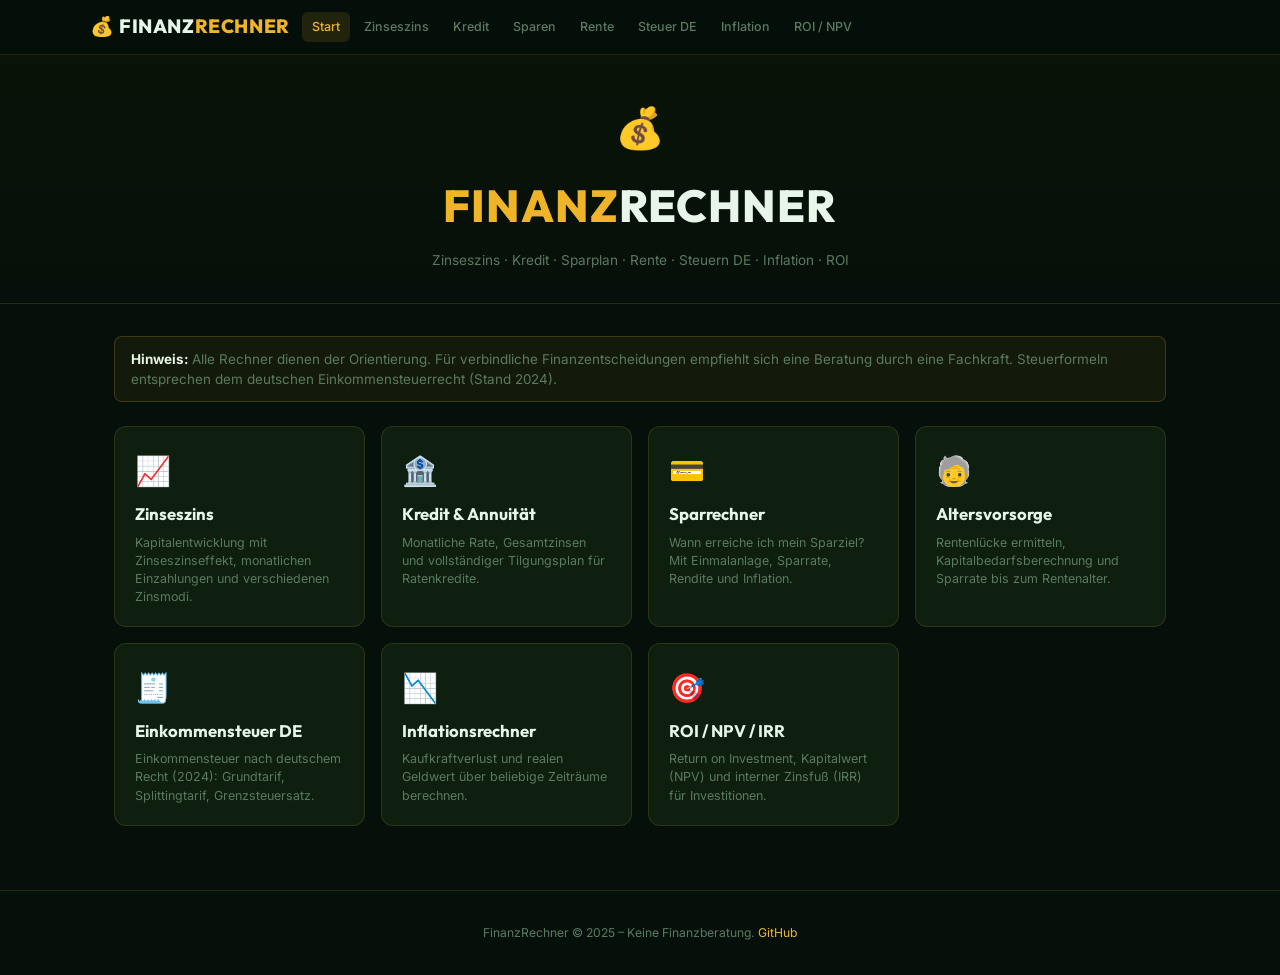
<file: index.html>
<!DOCTYPE html>
<html lang="de">
<head>
<meta charset="UTF-8"><meta name="viewport" content="width=device-width, initial-scale=1">
<title>FinanzRechner – Zins, Kredit, Rente & mehr</title>
<meta name="description" content="Kostenlose Finanzrechner für Deutschland: Zinseszins, Kredit, Sparrechner, Rente, Einkommensteuer, Inflation und ROI.">
<link rel="stylesheet" href="css/style.css">
</head>
<body>
<nav><div class="nav-inner">
  <a href="index.html" class="nav-brand">💰 <span>FINANZ</span>RECHNER</a>
  <button id="nav-toggle" class="nav-toggle" aria-label="Menü"><svg width="22" height="22" viewBox="0 0 22 22" fill="none" stroke="currentColor" stroke-width="2" stroke-linecap="round"><line x1="2" y1="6" x2="20" y2="6"/><line x1="2" y1="11" x2="20" y2="11"/><line x1="2" y1="16" x2="20" y2="16"/></svg></button>
  <ul class="nav-links" id="nav-links">
    <li><a href="index.html">Start</a></li>
    <li><a href="pages/zinseszins.html">Zinseszins</a></li>
    <li><a href="pages/kredit.html">Kredit</a></li>
    <li><a href="pages/sparen.html">Sparen</a></li>
    <li><a href="pages/rente.html">Rente</a></li>
    <li><a href="pages/steuer.html">Steuer DE</a></li>
    <li><a href="pages/inflation.html">Inflation</a></li>
    <li><a href="pages/investition.html">ROI / NPV</a></li>
  </ul>
</div></nav>

<div class="page-header">
  <span class="icon">💰</span>
  <h1><em>FINANZ</em>RECHNER</h1>
  <p>Zinseszins · Kredit · Sparplan · Rente · Steuern DE · Inflation · ROI</p>
</div>

<main>
  <div class="info-box" style="margin-bottom:1.5rem">
    <strong>Hinweis:</strong> Alle Rechner dienen der Orientierung. Für verbindliche Finanzentscheidungen empfiehlt sich eine Beratung durch eine Fachkraft. Steuerformeln entsprechen dem deutschen Einkommensteuerrecht (Stand 2024).
  </div>
  <div class="app-grid">
    <a href="pages/zinseszins.html" class="app-card">
      <div class="app-icon">📈</div>
      <div class="app-name">Zinseszins</div>
      <div class="app-desc">Kapitalentwicklung mit Zinseszinseffekt, monatlichen Einzahlungen und verschiedenen Zinsmodi.</div>
    </a>
    <a href="pages/kredit.html" class="app-card">
      <div class="app-icon">🏦</div>
      <div class="app-name">Kredit & Annuität</div>
      <div class="app-desc">Monatliche Rate, Gesamtzinsen und vollständiger Tilgungsplan für Ratenkredite.</div>
    </a>
    <a href="pages/sparen.html" class="app-card">
      <div class="app-icon">💳</div>
      <div class="app-name">Sparrechner</div>
      <div class="app-desc">Wann erreiche ich mein Sparziel? Mit Einmalanlage, Sparrate, Rendite und Inflation.</div>
    </a>
    <a href="pages/rente.html" class="app-card">
      <div class="app-icon">🧓</div>
      <div class="app-name">Altersvorsorge</div>
      <div class="app-desc">Rentenlücke ermitteln, Kapitalbedarfsberechnung und Sparrate bis zum Rentenalter.</div>
    </a>
    <a href="pages/steuer.html" class="app-card">
      <div class="app-icon">🧾</div>
      <div class="app-name">Einkommensteuer DE</div>
      <div class="app-desc">Einkommensteuer nach deutschem Recht (2024): Grundtarif, Splittingtarif, Grenzsteuersatz.</div>
    </a>
    <a href="pages/inflation.html" class="app-card">
      <div class="app-icon">📉</div>
      <div class="app-name">Inflationsrechner</div>
      <div class="app-desc">Kaufkraftverlust und realen Geldwert über beliebige Zeiträume berechnen.</div>
    </a>
    <a href="pages/investition.html" class="app-card">
      <div class="app-icon">🎯</div>
      <div class="app-name">ROI / NPV / IRR</div>
      <div class="app-desc">Return on Investment, Kapitalwert (NPV) und interner Zinsfuß (IRR) für Investitionen.</div>
    </a>
  </div>
</main>
<footer><p>FinanzRechner © 2025 – Keine Finanzberatung. <a href="https://github.com/Michdo93/finanz-rechner">GitHub</a></p></footer>
<script src="js/nav.js"></script>
</body></html>
</file>
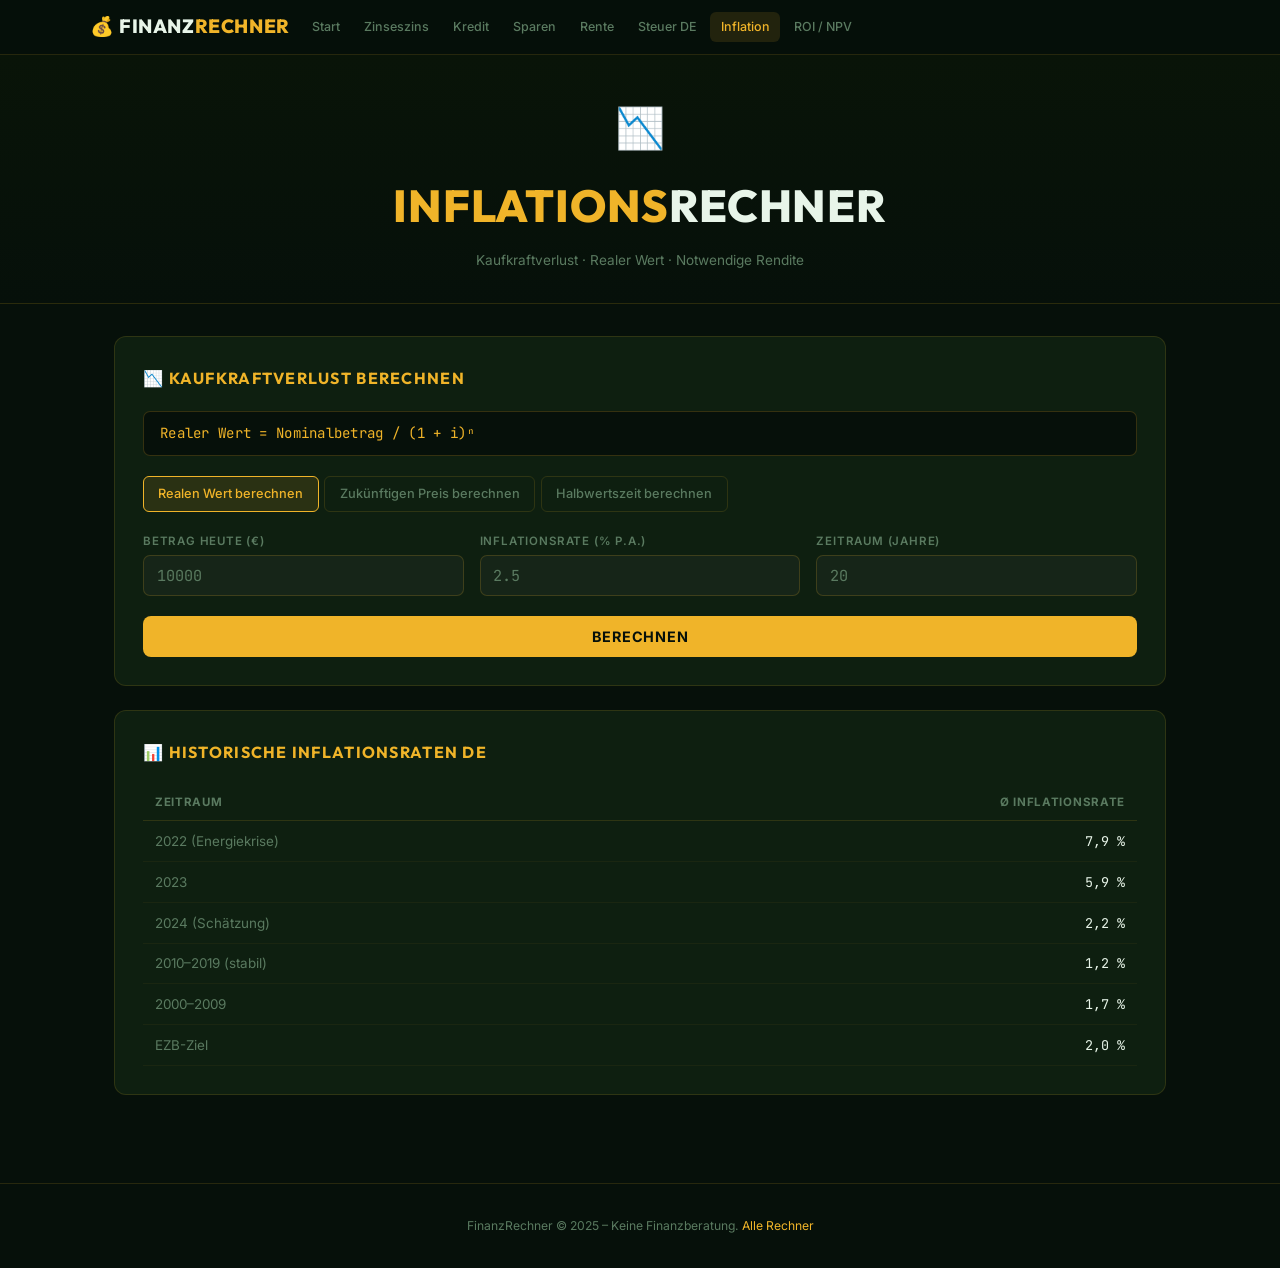
<file: pages/inflation.html>
<!DOCTYPE html>
<html lang="de">
<head>
<meta charset="UTF-8"><meta name="viewport" content="width=device-width, initial-scale=1">
<title>Inflationsrechner – FinanzRechner</title>
<link rel="stylesheet" href="../css/style.css">
</head>
<body>
<nav><div class="nav-inner">
  <a href="../index.html" class="nav-brand">💰 <span>FINANZ</span>RECHNER</a>
  <button id="nav-toggle" class="nav-toggle" aria-label="Menü"><svg width="22" height="22" viewBox="0 0 22 22" fill="none" stroke="currentColor" stroke-width="2" stroke-linecap="round"><line x1="2" y1="6" x2="20" y2="6"/><line x1="2" y1="11" x2="20" y2="11"/><line x1="2" y1="16" x2="20" y2="16"/></svg></button>
  <ul class="nav-links" id="nav-links">
    <li><a href="../index.html">Start</a></li><li><a href="zinseszins.html">Zinseszins</a></li><li><a href="kredit.html">Kredit</a></li><li><a href="sparen.html">Sparen</a></li><li><a href="rente.html">Rente</a></li><li><a href="steuer.html">Steuer DE</a></li><li><a href="inflation.html">Inflation</a></li><li><a href="investition.html">ROI / NPV</a></li>
  </ul>
</div></nav>

<div class="page-header"><span class="icon">📉</span><h1><em>INFLATIONS</em>RECHNER</h1><p>Kaufkraftverlust · Realer Wert · Notwendige Rendite</p></div>

<main>
  <div class="card">
    <h2>📉 Kaufkraftverlust berechnen</h2>
    <div class="formula">Realer Wert = Nominalbetrag / (1 + i)ⁿ</div>
    <div class="radio-tabs">
      <input type="radio" name="im" id="im-real" value="real" checked><label for="im-real">Realen Wert berechnen</label>
      <input type="radio" name="im" id="im-future" value="future"><label for="im-future">Zukünftigen Preis berechnen</label>
      <input type="radio" name="im" id="im-dauer" value="dauer"><label for="im-dauer">Halbwertszeit berechnen</label>
    </div>
    <div class="form-grid" id="infl-grid"></div>
    <button class="btn" onclick="calcInflation()">Berechnen</button>

    <div class="result" id="res">
      <div class="result-header">// Ergebnis</div>
      <div class="result-body">
        <div class="result-main" id="res-main">–</div>
        <div class="result-label" id="res-lbl"></div>
        <div class="result-grid" style="margin-top:1rem">
          <div class="result-stat"><div class="val" id="rs-nominal">–</div><div class="lbl">Nominalbetrag</div></div>
          <div class="result-stat"><div class="val neg" id="rs-verlust">–</div><div class="lbl">Kaufkraftverlust</div></div>
          <div class="result-stat"><div class="val" id="rs-minrendite">–</div><div class="lbl">Mind. Rendite (Werterhalt)</div></div>
        </div>

        <div style="margin-top:1.25rem" id="jahres-table-wrap">
          <div style="font-size:.78rem;color:var(--muted);letter-spacing:.07em;text-transform:uppercase;margin-bottom:.5rem">Entwicklung nach Jahren</div>
          <table><thead><tr><th>Jahr</th><th>Nominalbetrag</th><th>Realer Wert</th><th>Kaufkraftverlust</th></tr></thead>
          <tbody id="infl-body"></tbody></table>
        </div>
      </div>
    </div>
  </div>

  <div class="card">
    <h2>📊 Historische Inflationsraten DE</h2>
    <table>
      <thead><tr><th>Zeitraum</th><th>Ø Inflationsrate</th></tr></thead>
      <tbody>
        <tr><td>2022 (Energiekrise)</td><td>7,9 %</td></tr>
        <tr><td>2023</td><td>5,9 %</td></tr>
        <tr><td>2024 (Schätzung)</td><td>2,2 %</td></tr>
        <tr><td>2010–2019 (stabil)</td><td>1,2 %</td></tr>
        <tr><td>2000–2009</td><td>1,7 %</td></tr>
        <tr><td>EZB-Ziel</td><td>2,0 %</td></tr>
      </tbody>
    </table>
  </div>
</main>
<footer><p>FinanzRechner © 2025 – Keine Finanzberatung. <a href="../index.html">Alle Rechner</a></p></footer>
<script src="../js/nav.js"></script>
<script>
const FIELDS={
  real:   [['betrag','Betrag heute (€)','10000'],['i','Inflationsrate (% p.a.)','2.5'],['n','Zeitraum (Jahre)','20']],
  future: [['betrag','Betrag heute (€)','10000'],['i','Inflationsrate (% p.a.)','2.5'],['n','Zeitraum (Jahre)','20']],
  dauer:  [['betrag','Startbetrag (€)','10000'],['i','Inflationsrate (% p.a.)','2.5'],['ziel','Ziel-Kaufkraft (€ heute)','5000']],
};
function buildGrid(){
  const mode=document.querySelector('input[name="im"]:checked').value;
  document.getElementById('infl-grid').innerHTML=FIELDS[mode].map(([id,lbl,ph])=>
    `<div class="field"><label>${lbl}</label><input type="number" id="if-${id}" placeholder="${ph}" step="any"></div>`).join('');
}
document.querySelectorAll('input[name="im"]').forEach(r=>r.addEventListener('change',buildGrid));
buildGrid();

function fmtE(n){ return new Intl.NumberFormat('de-DE',{minimumFractionDigits:2,maximumFractionDigits:2}).format(n)+' €'; }

function calcInflation(){
  const mode=document.querySelector('input[name="im"]:checked').value;
  const betrag=parseFloat(document.getElementById('if-betrag').value)||0;
  const i=(parseFloat(document.getElementById('if-i').value)||0)/100;
  let n,result,lbl;

  if(mode==='dauer'){
    const ziel=parseFloat(document.getElementById('if-ziel').value)||0;
    if(!ziel||!betrag||!i) return alert('Felder füllen');
    n=Math.log(ziel/betrag)/Math.log(1/(1+i));
    result=n;
    lbl=`Nach ${n.toFixed(1)} Jahren hat ${fmtE(betrag)} nur noch die Kaufkraft von ${fmtE(ziel)}`;
    document.getElementById('res-main').innerHTML=`${n.toFixed(1)}<small> Jahre</small>`;
    document.getElementById('jahres-table-wrap').style.display='none';
    document.getElementById('rs-nominal').textContent=fmtE(betrag);
    document.getElementById('rs-verlust').textContent=fmtE(betrag-ziel);
    document.getElementById('rs-minrendite').textContent=(i*100).toFixed(2)+' %';
  } else {
    n=parseFloat(document.getElementById('if-n').value)||0;
    if(!betrag||!n) return alert('Felder füllen');
    const realwert=betrag/Math.pow(1+i,n);
    const future=betrag*Math.pow(1+i,n);
    const anzeige=mode==='real'?realwert:future;
    lbl=mode==='real'?`${fmtE(betrag)} haben nach ${n} Jahren nur noch die Kaufkraft von ${fmtE(realwert)}`:`Was heute ${fmtE(betrag)} kostet, kostet in ${n} Jahren ${fmtE(future)}`;
    document.getElementById('res-main').innerHTML=`${fmtE(anzeige)}<small></small>`;
    document.getElementById('rs-nominal').textContent=fmtE(betrag);
    document.getElementById('rs-verlust').textContent=fmtE(betrag-realwert);
    document.getElementById('rs-minrendite').textContent=(i*100).toFixed(2)+' % p.a.';

    // Jahrestabelle
    const years=[1,2,3,5,10,15,20,25,30].filter(y=>y<=n);
    if(!years.includes(n)) years.push(n);
    years.sort((a,b)=>a-b);
    document.getElementById('infl-body').innerHTML=years.map(y=>{
      const rv=betrag/Math.pow(1+i,y);
      return `<tr${y===n?' class="highlight-row"':''}><td>${y}</td><td>${fmtE(betrag)}</td><td>${fmtE(rv)}</td><td>−${((1-rv/betrag)*100).toFixed(1)} %</td></tr>`;
    }).join('');
    document.getElementById('jahres-table-wrap').style.display='block';
  }
  document.getElementById('res-lbl').textContent=lbl;
  document.getElementById('res').classList.add('show');
}
</script>
</body></html>
</file>
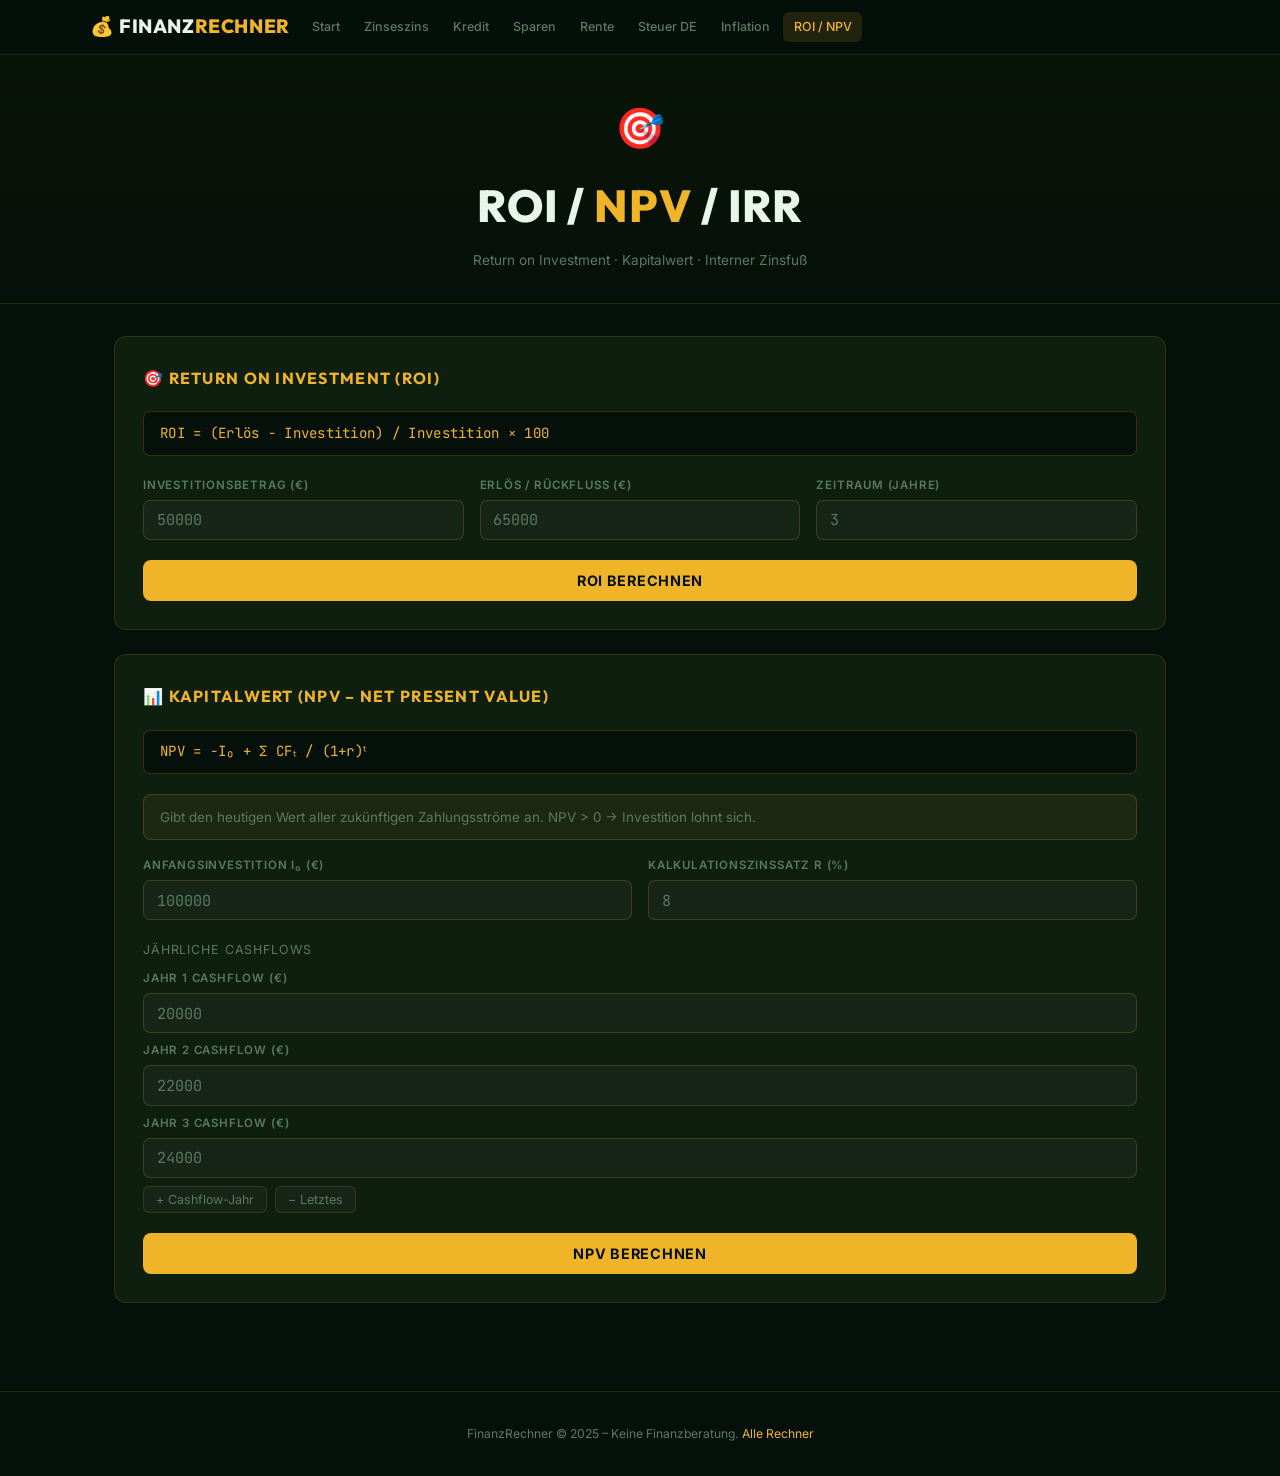
<file: pages/investition.html>
<!DOCTYPE html>
<html lang="de">
<head>
<meta charset="UTF-8"><meta name="viewport" content="width=device-width, initial-scale=1">
<title>ROI / NPV / IRR – FinanzRechner</title>
<link rel="stylesheet" href="../css/style.css">
</head>
<body>
<nav><div class="nav-inner">
  <a href="../index.html" class="nav-brand">💰 <span>FINANZ</span>RECHNER</a>
  <button id="nav-toggle" class="nav-toggle" aria-label="Menü"><svg width="22" height="22" viewBox="0 0 22 22" fill="none" stroke="currentColor" stroke-width="2" stroke-linecap="round"><line x1="2" y1="6" x2="20" y2="6"/><line x1="2" y1="11" x2="20" y2="11"/><line x1="2" y1="16" x2="20" y2="16"/></svg></button>
  <ul class="nav-links" id="nav-links">
    <li><a href="../index.html">Start</a></li><li><a href="zinseszins.html">Zinseszins</a></li><li><a href="kredit.html">Kredit</a></li><li><a href="sparen.html">Sparen</a></li><li><a href="rente.html">Rente</a></li><li><a href="steuer.html">Steuer DE</a></li><li><a href="inflation.html">Inflation</a></li><li><a href="investition.html">ROI / NPV</a></li>
  </ul>
</div></nav>

<div class="page-header"><span class="icon">🎯</span><h1>ROI / <em>NPV</em> / IRR</h1><p>Return on Investment · Kapitalwert · Interner Zinsfuß</p></div>

<main>
  <!-- ROI -->
  <div class="card">
    <h2>🎯 Return on Investment (ROI)</h2>
    <div class="formula">ROI = (Erlös − Investition) / Investition × 100</div>
    <div class="form-grid">
      <div class="field"><label>Investitionsbetrag (€)</label><input type="number" id="roi-inv" placeholder="50000" step="any"></div>
      <div class="field"><label>Erlös / Rückfluss (€)</label><input type="number" id="roi-erl" placeholder="65000" step="any"></div>
      <div class="field"><label>Zeitraum (Jahre)</label><input type="number" id="roi-n" placeholder="3" step="any"></div>
    </div>
    <button class="btn" onclick="calcROI()">ROI berechnen</button>
    <div class="result" id="roi-res">
      <div class="result-header">// ROI-Ergebnis</div>
      <div class="result-body">
        <div class="result-grid">
          <div class="result-stat"><div class="val" id="roi-gesamt">–</div><div class="lbl">ROI gesamt</div></div>
          <div class="result-stat"><div class="val" id="roi-pa">–</div><div class="lbl">ROI p.a. (annualisiert)</div></div>
          <div class="result-stat"><div class="val" id="roi-gewinn">–</div><div class="lbl">Gewinn / Verlust</div></div>
          <div class="result-stat"><div class="val" id="roi-amort">–</div><div class="lbl">Amortisationsdauer</div></div>
        </div>
      </div>
    </div>
  </div>

  <!-- NPV -->
  <div class="card">
    <h2>📊 Kapitalwert (NPV – Net Present Value)</h2>
    <div class="formula">NPV = −I₀ + Σ CFₜ / (1+r)ᵗ</div>
    <div class="info-box">Gibt den heutigen Wert aller zukünftigen Zahlungsströme an. NPV &gt; 0 → Investition lohnt sich.</div>
    <div class="form-grid">
      <div class="field"><label>Anfangsinvestition I₀ (€)</label><input type="number" id="npv-i0" placeholder="100000" step="any"></div>
      <div class="field"><label>Kalkulationszinssatz r (%)</label><input type="number" id="npv-r" placeholder="8" step="0.1"></div>
    </div>
    <div id="npv-rows">
      <div style="font-size:.78rem;color:var(--muted);letter-spacing:.07em;text-transform:uppercase;margin-bottom:.5rem">Jährliche Cashflows</div>
      <div id="cf-rows"></div>
      <div style="display:flex;gap:.5rem;margin-top:.5rem">
        <button onclick="addCF()" class="preset-btn">+ Cashflow-Jahr</button>
        <button onclick="removeCF()" class="preset-btn">− Letztes</button>
      </div>
    </div>
    <button class="btn" style="margin-top:1.25rem" onclick="calcNPV()">NPV berechnen</button>
    <div class="result" id="npv-res">
      <div class="result-header">// NPV-Ergebnis</div>
      <div class="result-body">
        <div class="result-grid">
          <div class="result-stat"><div class="val" id="npv-val">–</div><div class="lbl">Kapitalwert (NPV)</div></div>
          <div class="result-stat"><div class="val" id="npv-sumcf">–</div><div class="lbl">Summe Cashflows</div></div>
          <div class="result-stat"><div class="val" id="npv-irr">–</div><div class="lbl">Interner Zinsfuß (IRR)</div></div>
          <div class="result-stat"><div class="val" id="npv-empf">–</div><div class="lbl">Empfehlung</div></div>
        </div>
      </div>
    </div>
  </div>
</main>
<footer><p>FinanzRechner © 2025 – Keine Finanzberatung. <a href="../index.html">Alle Rechner</a></p></footer>
<script src="../js/nav.js"></script>
<script>
// ── ROI ──
function calcROI(){
  const inv=parseFloat(document.getElementById('roi-inv').value)||0;
  const erl=parseFloat(document.getElementById('roi-erl').value)||0;
  const n=parseFloat(document.getElementById('roi-n').value)||1;
  if(!inv) return alert('Investitionsbetrag eingeben');
  const roi=(erl-inv)/inv*100;
  const roiPA=(Math.pow(erl/inv,1/n)-1)*100;
  const gewinn=erl-inv;
  const amort=inv/(Math.max(gewinn,1)/n);
  const fmtE=v=>new Intl.NumberFormat('de-DE',{minimumFractionDigits:0,maximumFractionDigits:0}).format(v)+' €';
  document.getElementById('roi-gesamt').textContent=roi.toFixed(2)+' %';
  document.getElementById('roi-gesamt').className='val '+(roi>=0?'pos':'neg');
  document.getElementById('roi-pa').textContent=roiPA.toFixed(2)+' % p.a.';
  document.getElementById('roi-gewinn').textContent=(gewinn>=0?'+':'')+fmtE(gewinn);
  document.getElementById('roi-gewinn').className='val '+(gewinn>=0?'pos':'neg');
  document.getElementById('roi-amort').textContent=amort>0?amort.toFixed(1)+' Jahre':'–';
  document.getElementById('roi-res').classList.add('show');
}

// ── Cashflow-Reihen ──
let cfCount=3;
function renderCFRows(){
  document.getElementById('cf-rows').innerHTML=[...Array(cfCount)].map((_,i)=>
    `<div class="field" style="margin-bottom:.5rem">
      <label>Jahr ${i+1} Cashflow (€)</label>
      <input type="number" id="cf-${i}" placeholder="${20000+i*2000}" step="any">
    </div>`).join('');
}
function addCF(){ if(cfCount<15) cfCount++; renderCFRows(); }
function removeCF(){ if(cfCount>1) cfCount--; renderCFRows(); }
renderCFRows();

// IRR via Newton-Raphson
function calcIRR(i0,cfs){
  let r=0.1;
  for(let iter=0;iter<100;iter++){
    let npv=-i0, dnpv=0;
    cfs.forEach((cf,t)=>{ npv+=cf/Math.pow(1+r,t+1); dnpv-=(t+1)*cf/Math.pow(1+r,t+2); });
    if(Math.abs(dnpv)<1e-10) break;
    const rNew=r-npv/dnpv;
    if(Math.abs(rNew-r)<1e-8){ r=rNew; break; }
    r=rNew;
  }
  return r;
}

function calcNPV(){
  const i0=parseFloat(document.getElementById('npv-i0').value)||0;
  const r=(parseFloat(document.getElementById('npv-r').value)||8)/100;
  const cfs=[...Array(cfCount)].map((_,i)=>parseFloat(document.getElementById(`cf-${i}`).value)||0);
  if(!i0) return alert('Anfangsinvestition eingeben');
  const npv=-i0+cfs.reduce((s,cf,t)=>s+cf/Math.pow(1+r,t+1),0);
  const sumCF=cfs.reduce((s,c)=>s+c,0);
  const irr=calcIRR(i0,cfs);
  const fmtE=v=>new Intl.NumberFormat('de-DE',{minimumFractionDigits:0,maximumFractionDigits:0}).format(v)+' €';
  const npvEl=document.getElementById('npv-val');
  npvEl.textContent=(npv>=0?'+':'')+fmtE(npv);
  npvEl.className='val '+(npv>=0?'pos':'neg');
  document.getElementById('npv-sumcf').textContent=fmtE(sumCF);
  document.getElementById('npv-irr').textContent=isFinite(irr)?( irr*100).toFixed(2)+' %':'–';
  document.getElementById('npv-empf').textContent=npv>=0?'✅ Lohnenswert':'❌ Nicht lohnenswert';
  document.getElementById('npv-res').classList.add('show');
}
</script>
</body></html>
</file>
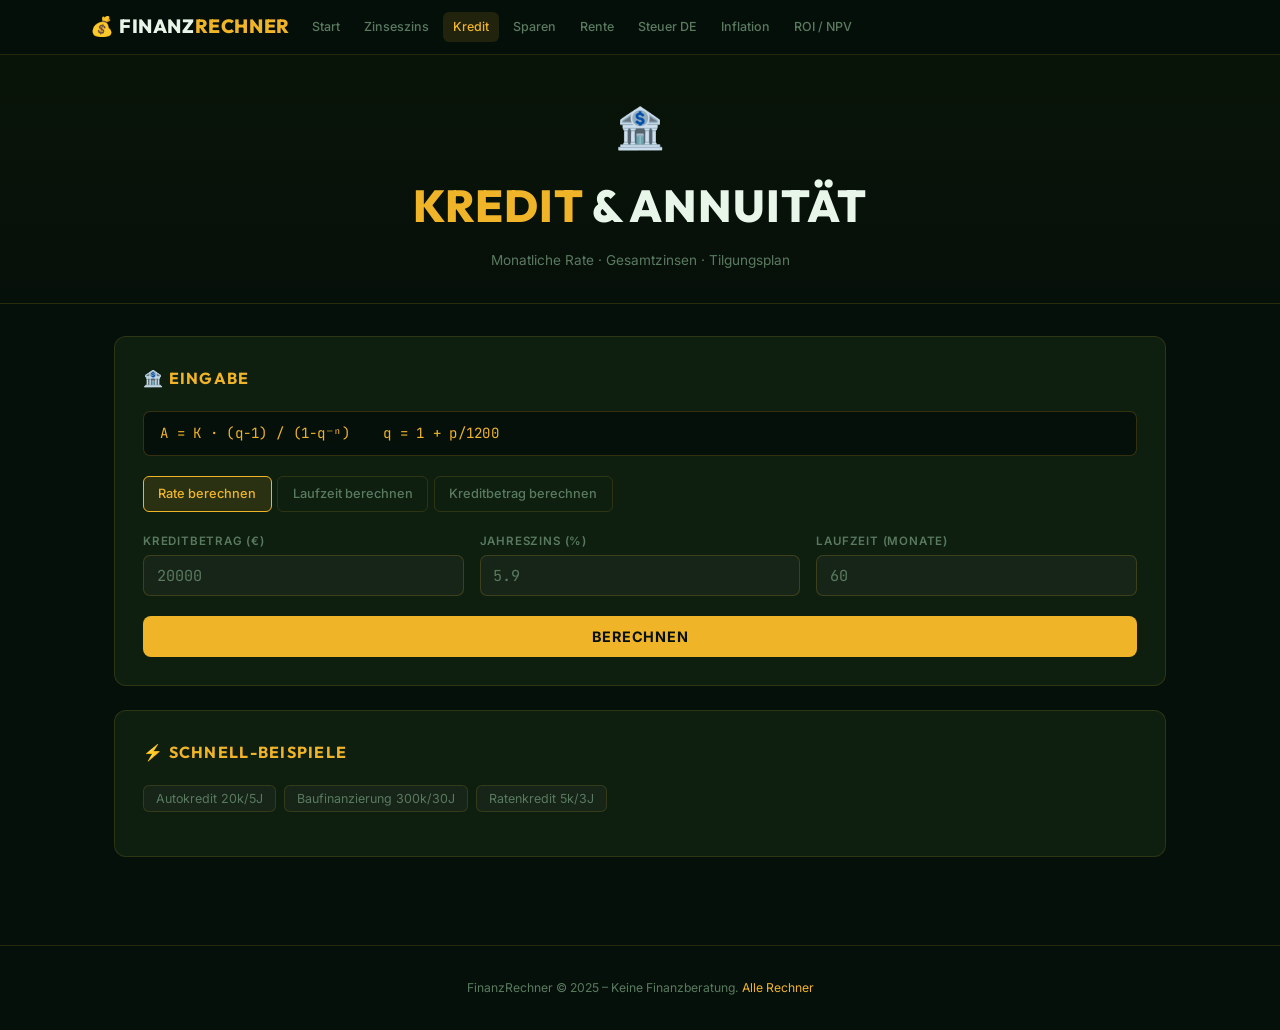
<file: pages/kredit.html>
<!DOCTYPE html>
<html lang="de">
<head>
<meta charset="UTF-8"><meta name="viewport" content="width=device-width, initial-scale=1">
<title>Kredit & Annuität – FinanzRechner</title>
<link rel="stylesheet" href="../css/style.css">
</head>
<body>
<nav><div class="nav-inner">
  <a href="../index.html" class="nav-brand">💰 <span>FINANZ</span>RECHNER</a>
  <button id="nav-toggle" class="nav-toggle" aria-label="Menü"><svg width="22" height="22" viewBox="0 0 22 22" fill="none" stroke="currentColor" stroke-width="2" stroke-linecap="round"><line x1="2" y1="6" x2="20" y2="6"/><line x1="2" y1="11" x2="20" y2="11"/><line x1="2" y1="16" x2="20" y2="16"/></svg></button>
  <ul class="nav-links" id="nav-links">
    <li><a href="../index.html">Start</a></li><li><a href="zinseszins.html">Zinseszins</a></li><li><a href="kredit.html">Kredit</a></li><li><a href="sparen.html">Sparen</a></li><li><a href="rente.html">Rente</a></li><li><a href="steuer.html">Steuer DE</a></li><li><a href="inflation.html">Inflation</a></li><li><a href="investition.html">ROI / NPV</a></li>
  </ul>
</div></nav>

<div class="page-header"><span class="icon">🏦</span><h1><em>KREDIT</em> & ANNUITÄT</h1><p>Monatliche Rate · Gesamtzinsen · Tilgungsplan</p></div>

<main>
  <div class="card">
    <h2>🏦 Eingabe</h2>
    <div class="formula">A = K · (q−1) / (1−q⁻ⁿ) &nbsp;&nbsp; q = 1 + p/1200</div>
    <div class="radio-tabs">
      <input type="radio" name="mode" id="m-rate" value="rate" checked><label for="m-rate">Rate berechnen</label>
      <input type="radio" name="mode" id="m-laufzeit" value="laufzeit"><label for="m-laufzeit">Laufzeit berechnen</label>
      <input type="radio" name="mode" id="m-kredit" value="kredit"><label for="m-kredit">Kreditbetrag berechnen</label>
    </div>
    <div class="form-grid" id="input-grid"></div>
    <button class="btn" onclick="calcKredit()">Berechnen</button>

    <div class="result" id="res">
      <div class="result-header">// Ergebnis</div>
      <div class="result-body">
        <div class="result-main" id="res-main">–</div>
        <div class="result-label" id="res-lbl"></div>
        <div class="result-grid" style="margin-top:1rem">
          <div class="result-stat"><div class="val" id="rs-kredit">–</div><div class="lbl">Kreditbetrag</div></div>
          <div class="result-stat"><div class="val neg" id="rs-zinsen">–</div><div class="lbl">Gesamtzinsen</div></div>
          <div class="result-stat"><div class="val" id="rs-gesamt">–</div><div class="lbl">Gesamtzahlung</div></div>
          <div class="result-stat"><div class="val" id="rs-zinssatz">–</div><div class="lbl">Effektiver Jahreszins</div></div>
        </div>

        <div style="margin-top:1.5rem">
          <div style="font-size:.78rem;color:var(--muted);letter-spacing:.07em;text-transform:uppercase;margin-bottom:.5rem">Tilgungsplan (jährlich)</div>
          <div style="max-height:320px;overflow-y:auto">
            <table id="plan-table">
              <thead><tr><th>Jahr</th><th>Tilgung</th><th>Zinsen</th><th>Rate</th><th>Restschuld</th></tr></thead>
              <tbody id="plan-body"></tbody>
            </table>
          </div>
        </div>
      </div>
    </div>
  </div>

  <div class="card">
    <h2>⚡ Schnell-Beispiele</h2>
    <div class="preset-row">
      <button class="preset-btn" onclick="setEx(20000,5.9,60)">Autokredit 20k/5J</button>
      <button class="preset-btn" onclick="setEx(300000,3.5,360)">Baufinanzierung 300k/30J</button>
      <button class="preset-btn" onclick="setEx(5000,12,36)">Ratenkredit 5k/3J</button>
    </div>
  </div>
</main>
<footer><p>FinanzRechner © 2025 – Keine Finanzberatung. <a href="../index.html">Alle Rechner</a></p></footer>
<script src="../js/nav.js"></script>
<script>
const FIELDS = {
  rate:     [['K','Kreditbetrag (€)','20000'],['p','Jahreszins (%)','5.9'],['n','Laufzeit (Monate)','60']],
  laufzeit: [['K','Kreditbetrag (€)','20000'],['p','Jahreszins (%)','5.9'],['A','Monatliche Rate (€)','400']],
  kredit:   [['A','Monatliche Rate (€)','400'],['p','Jahreszins (%)','5.9'],['n','Laufzeit (Monate)','60']],
};
function buildGrid(){
  const mode=document.querySelector('input[name="mode"]:checked').value;
  document.getElementById('input-grid').innerHTML=FIELDS[mode].map(([id,lbl,ph])=>
    `<div class="field"><label>${lbl}</label><input type="number" id="f-${id}" placeholder="${ph}" step="any"></div>`).join('');
}
document.querySelectorAll('input[name="mode"]').forEach(r=>r.addEventListener('change',buildGrid));
buildGrid();

function fmtE(n){ return new Intl.NumberFormat('de-DE',{minimumFractionDigits:2,maximumFractionDigits:2}).format(n)+' €'; }

function calcKredit(){
  const mode=document.querySelector('input[name="mode"]:checked').value;
  let K,p,n,A;
  if(mode==='rate'){
    K=parseFloat(document.getElementById('f-K').value);
    p=parseFloat(document.getElementById('f-p').value);
    n=parseInt(document.getElementById('f-n').value);
    if(!K||!p||!n) return alert('Alle Felder füllen');
    const q=1+p/1200;
    A=K*(q-1)/(1-Math.pow(q,-n));
  } else if(mode==='laufzeit'){
    K=parseFloat(document.getElementById('f-K').value);
    p=parseFloat(document.getElementById('f-p').value);
    A=parseFloat(document.getElementById('f-A').value);
    if(!K||!p||!A) return alert('Alle Felder füllen');
    const q=1+p/1200;
    n=Math.ceil(-Math.log(1-K*(q-1)/A)/Math.log(q));
  } else {
    A=parseFloat(document.getElementById('f-A').value);
    p=parseFloat(document.getElementById('f-p').value);
    n=parseInt(document.getElementById('f-n').value);
    if(!A||!p||!n) return alert('Alle Felder füllen');
    const q=1+p/1200;
    K=A*(1-Math.pow(q,-n))/(q-1);
  }

  const q=1+p/1200;
  const gesamt=A*n;
  const zinsen=gesamt-K;
  document.getElementById('res-main').innerHTML=`${fmtE(A)}<small> / Monat</small>`;
  document.getElementById('res-lbl').textContent=`Laufzeit: ${n} Monate (${(n/12).toFixed(1)} Jahre)`;
  document.getElementById('rs-kredit').textContent=fmtE(K);
  document.getElementById('rs-zinsen').textContent=fmtE(zinsen);
  document.getElementById('rs-gesamt').textContent=fmtE(gesamt);
  document.getElementById('rs-zinssatz').textContent=(p).toFixed(2)+' % p.a.';

  // Tilgungsplan (jährlich)
  let rest=K;
  const rows=[];
  for(let j=1;j<=Math.ceil(n/12);j++){
    let tJahr=0,zJahr=0;
    const monate=Math.min(12,(n-(j-1)*12));
    for(let m=0;m<monate;m++){
      const z=rest*(q-1);
      const t=Math.min(A-z,rest);
      zJahr+=z; tJahr+=t; rest=Math.max(0,rest-t);
    }
    rows.push(`<tr${rest<0.01?' class="highlight-row"':''}><td>${j}</td><td>${fmtE(tJahr)}</td><td>${fmtE(zJahr)}</td><td>${fmtE(A*monate)}</td><td>${fmtE(Math.max(0,rest))}</td></tr>`);
    if(rest<=0.01) break;
  }
  document.getElementById('plan-body').innerHTML=rows.join('');
  document.getElementById('res').classList.add('show');
}

function setEx(K,p,n){
  document.querySelector('input[name="mode"][value="rate"]').checked=true;
  buildGrid();
  document.getElementById('f-K').value=K;
  document.getElementById('f-p').value=p;
  document.getElementById('f-n').value=n;
  calcKredit();
}
</script>
</body></html>
</file>
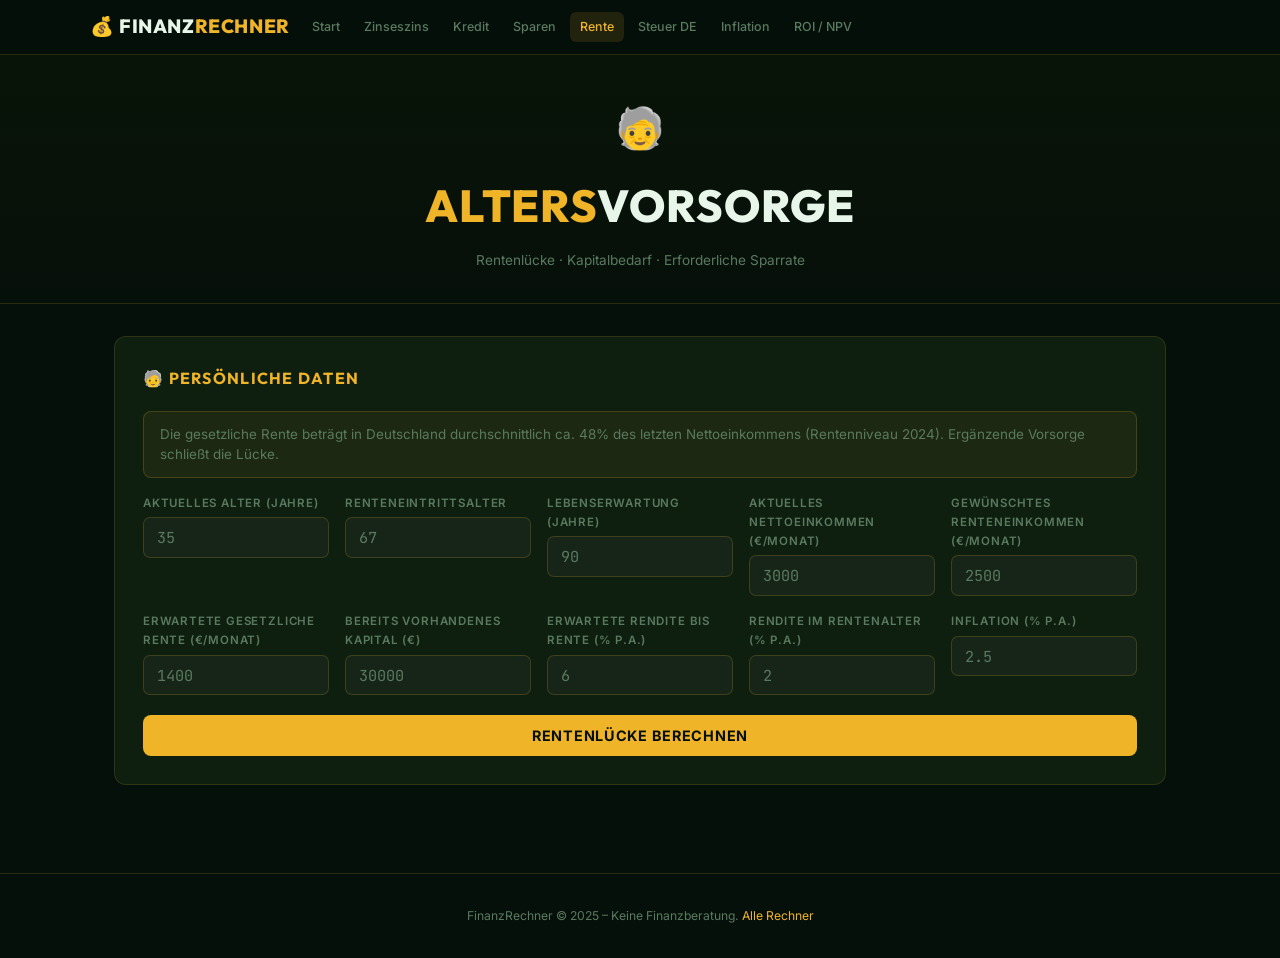
<file: pages/rente.html>
<!DOCTYPE html>
<html lang="de">
<head>
<meta charset="UTF-8"><meta name="viewport" content="width=device-width, initial-scale=1">
<title>Altersvorsorge – FinanzRechner</title>
<link rel="stylesheet" href="../css/style.css">
</head>
<body>
<nav><div class="nav-inner">
  <a href="../index.html" class="nav-brand">💰 <span>FINANZ</span>RECHNER</a>
  <button id="nav-toggle" class="nav-toggle" aria-label="Menü"><svg width="22" height="22" viewBox="0 0 22 22" fill="none" stroke="currentColor" stroke-width="2" stroke-linecap="round"><line x1="2" y1="6" x2="20" y2="6"/><line x1="2" y1="11" x2="20" y2="11"/><line x1="2" y1="16" x2="20" y2="16"/></svg></button>
  <ul class="nav-links" id="nav-links">
    <li><a href="../index.html">Start</a></li><li><a href="zinseszins.html">Zinseszins</a></li><li><a href="kredit.html">Kredit</a></li><li><a href="sparen.html">Sparen</a></li><li><a href="rente.html">Rente</a></li><li><a href="steuer.html">Steuer DE</a></li><li><a href="inflation.html">Inflation</a></li><li><a href="investition.html">ROI / NPV</a></li>
  </ul>
</div></nav>

<div class="page-header"><span class="icon">🧓</span><h1><em>ALTERS</em>VORSORGE</h1><p>Rentenlücke · Kapitalbedarf · Erforderliche Sparrate</p></div>

<main>
  <div class="card">
    <h2>🧓 Persönliche Daten</h2>
    <div class="info-box">Die gesetzliche Rente beträgt in Deutschland durchschnittlich ca. 48% des letzten Nettoeinkommens (Rentenniveau 2024). Ergänzende Vorsorge schließt die Lücke.</div>
    <div class="form-grid">
      <div class="field"><label>Aktuelles Alter (Jahre)</label><input type="number" id="alter" min="18" max="67" placeholder="35"></div>
      <div class="field"><label>Renteneintrittsalter</label><input type="number" id="renten-alter" min="55" max="75" placeholder="67"></div>
      <div class="field"><label>Lebenserwartung (Jahre)</label><input type="number" id="lebenserwartung" min="60" max="110" placeholder="90"></div>
      <div class="field"><label>Aktuelles Nettoeinkommen (€/Monat)</label><input type="number" id="netto" placeholder="3000"></div>
      <div class="field"><label>Gewünschtes Renteneinkommen (€/Monat)</label><input type="number" id="wunschrente" placeholder="2500"></div>
      <div class="field"><label>Erwartete gesetzliche Rente (€/Monat)</label><input type="number" id="gesetzl" placeholder="1400"></div>
      <div class="field"><label>Bereits vorhandenes Kapital (€)</label><input type="number" id="kapital" placeholder="30000"></div>
      <div class="field"><label>Erwartete Rendite bis Rente (% p.a.)</label><input type="number" id="rendite" min="0" max="20" placeholder="6" step="0.1"></div>
      <div class="field"><label>Rendite im Rentenalter (% p.a.)</label><input type="number" id="rente-rendite" min="0" max="10" placeholder="2" step="0.1"></div>
      <div class="field"><label>Inflation (% p.a.)</label><input type="number" id="rente-infl" min="0" max="10" placeholder="2.5" step="0.1"></div>
    </div>
    <button class="btn" onclick="calcRente()">Rentenlücke berechnen</button>

    <div class="result" id="res">
      <div class="result-header">// Altersvorsorge-Analyse</div>
      <div class="result-body">
        <div class="result-grid">
          <div class="result-stat"><div class="val neg" id="rs-luecke">–</div><div class="lbl">Monatliche Rentenlücke</div></div>
          <div class="result-stat"><div class="val" id="rs-bedarf">–</div><div class="lbl">Kaptialbedarf bei Rente</div></div>
          <div class="result-stat"><div class="val" id="rs-vorh">–</div><div class="lbl">Kapital bei Rente (Trend)</div></div>
          <div class="result-stat"><div class="val" id="rs-diff">–</div><div class="lbl">Fehlend / Überschuss</div></div>
        </div>
        <div class="result-grid" style="margin-top:.75rem">
          <div class="result-stat"><div class="val pos" id="rs-sparrate">–</div><div class="lbl">Notwendige Zusatz-Sparrate</div></div>
          <div class="result-stat"><div class="val" id="rs-jahre">–</div><div class="lbl">Jahre bis Rente</div></div>
          <div class="result-stat"><div class="val" id="rs-rentenjahre">–</div><div class="lbl">Rentenbezugsjahre</div></div>
        </div>
        <div class="info-box" style="margin-top:1rem" id="res-hinweis"></div>
      </div>
    </div>
  </div>
</main>
<footer><p>FinanzRechner © 2025 – Keine Finanzberatung. <a href="../index.html">Alle Rechner</a></p></footer>
<script src="../js/nav.js"></script>
<script>
function fmtE(n,showSign=false){ const s=new Intl.NumberFormat('de-DE',{minimumFractionDigits:0,maximumFractionDigits:0}).format(Math.abs(n))+' €'; return (showSign&&n>0?'+':'')+s; }

function calcRente(){
  const alter=parseInt(document.getElementById('alter').value)||0;
  const rentenAlter=parseInt(document.getElementById('renten-alter').value)||67;
  const lebensEw=parseInt(document.getElementById('lebenserwartung').value)||90;
  const netto=parseFloat(document.getElementById('netto').value)||0;
  const wunsch=parseFloat(document.getElementById('wunschrente').value)||0;
  const gesetzl=parseFloat(document.getElementById('gesetzl').value)||0;
  const kapital=parseFloat(document.getElementById('kapital').value)||0;
  const rendite=(parseFloat(document.getElementById('rendite').value)||6)/100;
  const renteRendite=(parseFloat(document.getElementById('rente-rendite').value)||2)/100;
  const infl=(parseFloat(document.getElementById('rente-infl').value)||2.5)/100;

  const jahreBisRente=rentenAlter-alter;
  const rentenjahre=lebensEw-rentenAlter;

  if(jahreBisRente<=0) return alert('Rentenalter muss größer als aktuelles Alter sein');

  // Rentenlücke (heutige Euros)
  const luecke=Math.max(0,wunsch-gesetzl);

  // Kaptialbedarf bei Renteneintritt (Rentenbarwert – Entnahmeformel)
  // Barwert einer ewigen Rente, begrenzt auf rentenjahre
  const r=renteRendite/12;
  const n=rentenjahre*12;
  const bedarf=luecke*(r>0?(1-Math.pow(1+r,-n))/r:n);

  // Inflationsanpassung: Wunsch in zukünftigen Euros
  const inflFaktor=Math.pow(1+infl,jahreBisRente);
  const bedarfFutur=bedarf*inflFaktor;

  // Kapital bei Rente mit Trendrendite (keine Zusatzsparrate)
  const R=rendite/12, N=jahreBisRente*12;
  const kapitalBeiRente=kapital*Math.pow(1+R,N);

  const diff=kapitalBeiRente-bedarfFutur;

  // Notwendige Sparrate
  let sparrate=0;
  if(diff<0){
    sparrate=R>0?(-diff)/((Math.pow(1+R,N)-1)/R):(-diff)/N;
  }

  document.getElementById('rs-luecke').textContent=fmtE(luecke)+'/Monat';
  document.getElementById('rs-bedarf').textContent=fmtE(bedarfFutur);
  document.getElementById('rs-vorh').textContent=fmtE(kapitalBeiRente);
  const diffEl=document.getElementById('rs-diff');
  diffEl.textContent=(diff>=0?'+':'')+fmtE(diff,true);
  diffEl.className='val '+(diff>=0?'pos':'neg');
  document.getElementById('rs-sparrate').textContent=sparrate>0?fmtE(sparrate)+'/Monat':'✅ Kein Mehrbedarf';
  document.getElementById('rs-jahre').textContent=jahreBisRente+' Jahre';
  document.getElementById('rs-rentenjahre').textContent=rentenjahre+' Jahre';
  document.getElementById('res-hinweis').innerHTML=diff>=0
    ?`<strong>Gut aufgestellt:</strong> Auf Basis der Annahmen reicht dein Kapitalaufbau aus. Regelmäßige Überprüfung empfohlen.`
    :`<strong>Handlungsbedarf:</strong> Ohne Zusatzsparrate fehlen voraussichtlich <strong>${fmtE(-diff)}</strong> bei Renteneintritt. Eine zusätzliche Sparrate von <strong>${fmtE(sparrate)}/Monat</strong> schließt die Lücke – bei ${(rendite*100).toFixed(1)}% Rendite p.a.`;
  document.getElementById('res').classList.add('show');
}
</script>
</body></html>
</file>
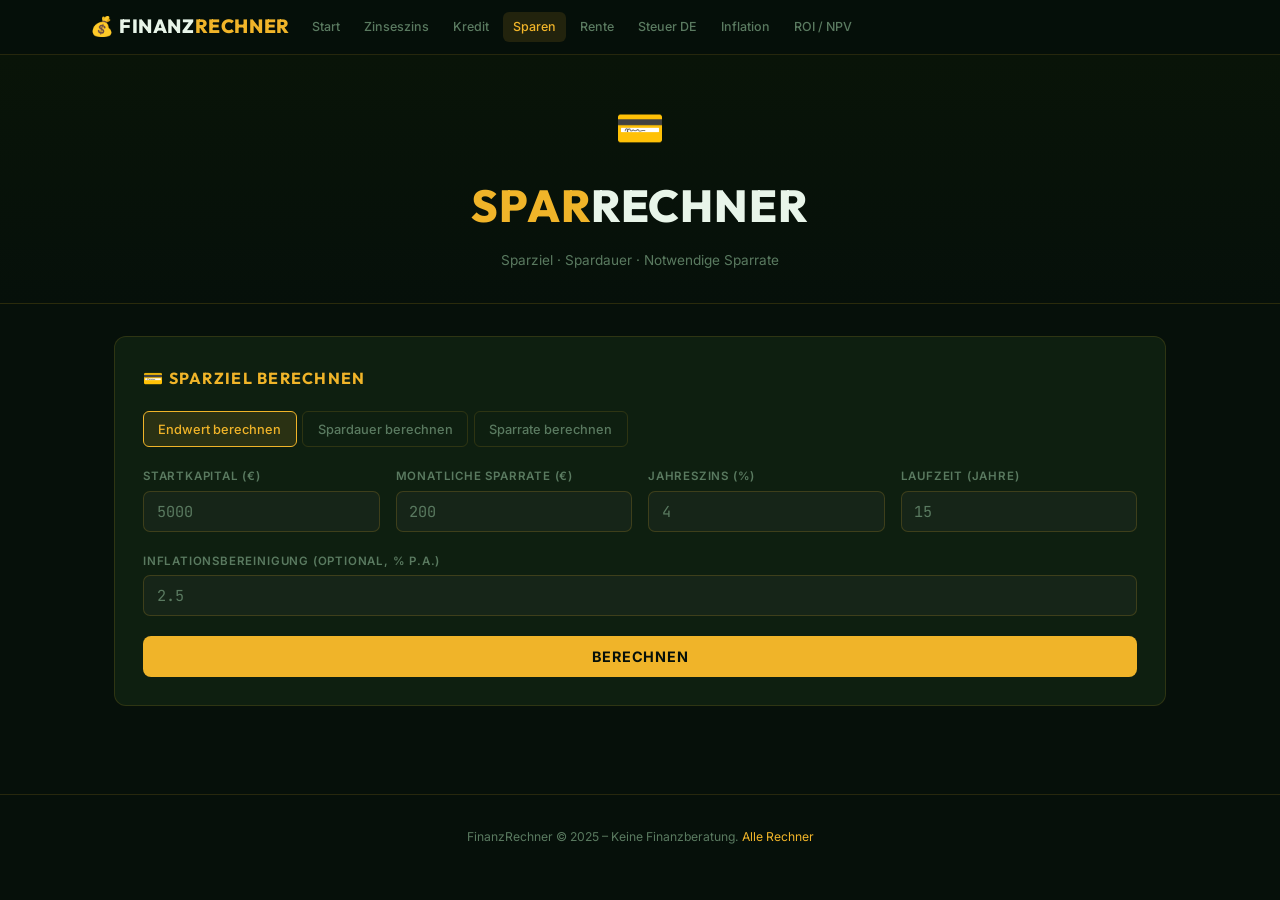
<file: pages/sparen.html>
<!DOCTYPE html>
<html lang="de">
<head>
<meta charset="UTF-8"><meta name="viewport" content="width=device-width, initial-scale=1">
<title>Sparrechner – FinanzRechner</title>
<link rel="stylesheet" href="../css/style.css">
</head>
<body>
<nav><div class="nav-inner">
  <a href="../index.html" class="nav-brand">💰 <span>FINANZ</span>RECHNER</a>
  <button id="nav-toggle" class="nav-toggle" aria-label="Menü"><svg width="22" height="22" viewBox="0 0 22 22" fill="none" stroke="currentColor" stroke-width="2" stroke-linecap="round"><line x1="2" y1="6" x2="20" y2="6"/><line x1="2" y1="11" x2="20" y2="11"/><line x1="2" y1="16" x2="20" y2="16"/></svg></button>
  <ul class="nav-links" id="nav-links">
    <li><a href="../index.html">Start</a></li><li><a href="zinseszins.html">Zinseszins</a></li><li><a href="kredit.html">Kredit</a></li><li><a href="sparen.html">Sparen</a></li><li><a href="rente.html">Rente</a></li><li><a href="steuer.html">Steuer DE</a></li><li><a href="inflation.html">Inflation</a></li><li><a href="investition.html">ROI / NPV</a></li>
  </ul>
</div></nav>

<div class="page-header"><span class="icon">💳</span><h1><em>SPAR</em>RECHNER</h1><p>Sparziel · Spardauer · Notwendige Sparrate</p></div>

<main>
  <div class="card">
    <h2>💳 Sparziel berechnen</h2>
    <div class="radio-tabs">
      <input type="radio" name="sm" id="sm-ziel" value="ziel" checked><label for="sm-ziel">Endwert berechnen</label>
      <input type="radio" name="sm" id="sm-dauer" value="dauer"><label for="sm-dauer">Spardauer berechnen</label>
      <input type="radio" name="sm" id="sm-rate" value="sparrate"><label for="sm-rate">Sparrate berechnen</label>
    </div>
    <div class="form-grid" id="spar-grid"></div>
    <div class="field" style="margin-bottom:1.25rem">
      <label>Inflationsbereinigung (optional, % p.a.)</label>
      <input type="number" id="s-infl" min="0" max="20" placeholder="2.5" step="0.1">
    </div>
    <button class="btn" onclick="calcSparen()">Berechnen</button>

    <div class="result" id="res">
      <div class="result-header">// Ergebnis</div>
      <div class="result-body">
        <div class="result-main" id="res-main">–</div>
        <div class="result-label" id="res-lbl"></div>
        <div class="result-grid" style="margin-top:1rem">
          <div class="result-stat"><div class="val" id="rs-nominal">–</div><div class="lbl">Nominaler Wert</div></div>
          <div class="result-stat"><div class="val" id="rs-real">–</div><div class="lbl">Realer Wert (inflationsber.)</div></div>
          <div class="result-stat"><div class="val" id="rs-ein">–</div><div class="lbl">Eigene Einzahlungen</div></div>
          <div class="result-stat"><div class="val pos" id="rs-zinsen">–</div><div class="lbl">Zinserträge</div></div>
        </div>
      </div>
    </div>
  </div>
</main>
<footer><p>FinanzRechner © 2025 – Keine Finanzberatung. <a href="../index.html">Alle Rechner</a></p></footer>
<script src="../js/nav.js"></script>
<script>
const FIELDS={
  ziel:     [['k0','Startkapital (€)','5000'],['rate','Monatliche Sparrate (€)','200'],['p','Jahreszins (%)','4'],['n','Laufzeit (Jahre)','15']],
  dauer:    [['k0','Startkapital (€)','5000'],['rate','Monatliche Sparrate (€)','200'],['p','Jahreszins (%)','4'],['ziel','Sparziel (€)','50000']],
  sparrate: [['k0','Startkapital (€)','5000'],['p','Jahreszins (%)','4'],['n','Laufzeit (Jahre)','15'],['ziel','Sparziel (€)','50000']],
};
function buildGrid(){
  const mode=document.querySelector('input[name="sm"]:checked').value;
  document.getElementById('spar-grid').innerHTML=FIELDS[mode].map(([id,lbl,ph])=>
    `<div class="field"><label>${lbl}</label><input type="number" id="sp-${id}" placeholder="${ph}" step="any"></div>`).join('');
}
document.querySelectorAll('input[name="sm"]').forEach(r=>r.addEventListener('change',buildGrid));
buildGrid();

function fmtE(n){ return new Intl.NumberFormat('de-DE',{minimumFractionDigits:2,maximumFractionDigits:2}).format(n)+' €'; }

function calcSparen(){
  const mode=document.querySelector('input[name="sm"]:checked').value;
  const infl=(parseFloat(document.getElementById('s-infl').value)||0)/100;
  let K0,rate,p,n,ziel,endwert,lbl;

  if(mode==='ziel'){
    K0=parseFloat(document.getElementById('sp-k0').value)||0;
    rate=parseFloat(document.getElementById('sp-rate').value)||0;
    p=parseFloat(document.getElementById('sp-p').value)||0;
    n=parseFloat(document.getElementById('sp-n').value)||0;
    if(!n) return alert('Laufzeit eingeben');
    const r=p/100/12, N=n*12;
    endwert=K0*Math.pow(1+r,N)+(r>0?rate*(Math.pow(1+r,N)-1)/r:rate*N);
    lbl=`Nach ${n} Jahren bei ${p}% p.a.`;
  } else if(mode==='dauer'){
    K0=parseFloat(document.getElementById('sp-k0').value)||0;
    rate=parseFloat(document.getElementById('sp-rate').value)||0;
    p=parseFloat(document.getElementById('sp-p').value)||0;
    ziel=parseFloat(document.getElementById('sp-ziel').value)||0;
    if(!ziel||!rate) return alert('Felder füllen');
    const r=p/100/12;
    let k=K0, months=0;
    while(k<ziel && months<12000){ k=k*(1+r)+rate; months++; }
    n=months/12;
    endwert=k;
    lbl=`Spardauer: ${Math.floor(n)} Jahre ${Math.floor((n%1)*12)} Monate`;
  } else {
    K0=parseFloat(document.getElementById('sp-k0').value)||0;
    p=parseFloat(document.getElementById('sp-p').value)||0;
    n=parseFloat(document.getElementById('sp-n').value)||0;
    ziel=parseFloat(document.getElementById('sp-ziel').value)||0;
    if(!ziel||!n) return alert('Felder füllen');
    const r=p/100/12, N=n*12;
    const fv0=K0*Math.pow(1+r,N);
    rate=r>0?(ziel-fv0)/((Math.pow(1+r,N)-1)/r):((ziel-K0)/N);
    endwert=ziel;
    lbl=`Notwendige Sparrate für ${fmtE(ziel)} in ${n} Jahren`;
  }

  const eingezahlt=K0+(rate||0)*12*n;
  const zinsen=endwert-eingezahlt;
  const realwert=infl>0?endwert/Math.pow(1+infl,n):endwert;

  const mainVal=mode==='sparrate'?rate:mode==='dauer'?n*12:endwert;
  const mainUnit=mode==='sparrate'?' €/Monat':mode==='dauer'?' Monate':' €';
  document.getElementById('res-main').innerHTML=`${new Intl.NumberFormat('de-DE',{minimumFractionDigits:2,maximumFractionDigits:2}).format(mainVal)}<small>${mainUnit}</small>`;
  document.getElementById('res-lbl').textContent=lbl;
  document.getElementById('rs-nominal').textContent=fmtE(endwert);
  document.getElementById('rs-real').textContent=fmtE(realwert);
  document.getElementById('rs-ein').textContent=fmtE(Math.max(0,eingezahlt));
  document.getElementById('rs-zinsen').textContent=fmtE(Math.max(0,zinsen));
  document.getElementById('res').classList.add('show');
}
</script>
</body></html>
</file>
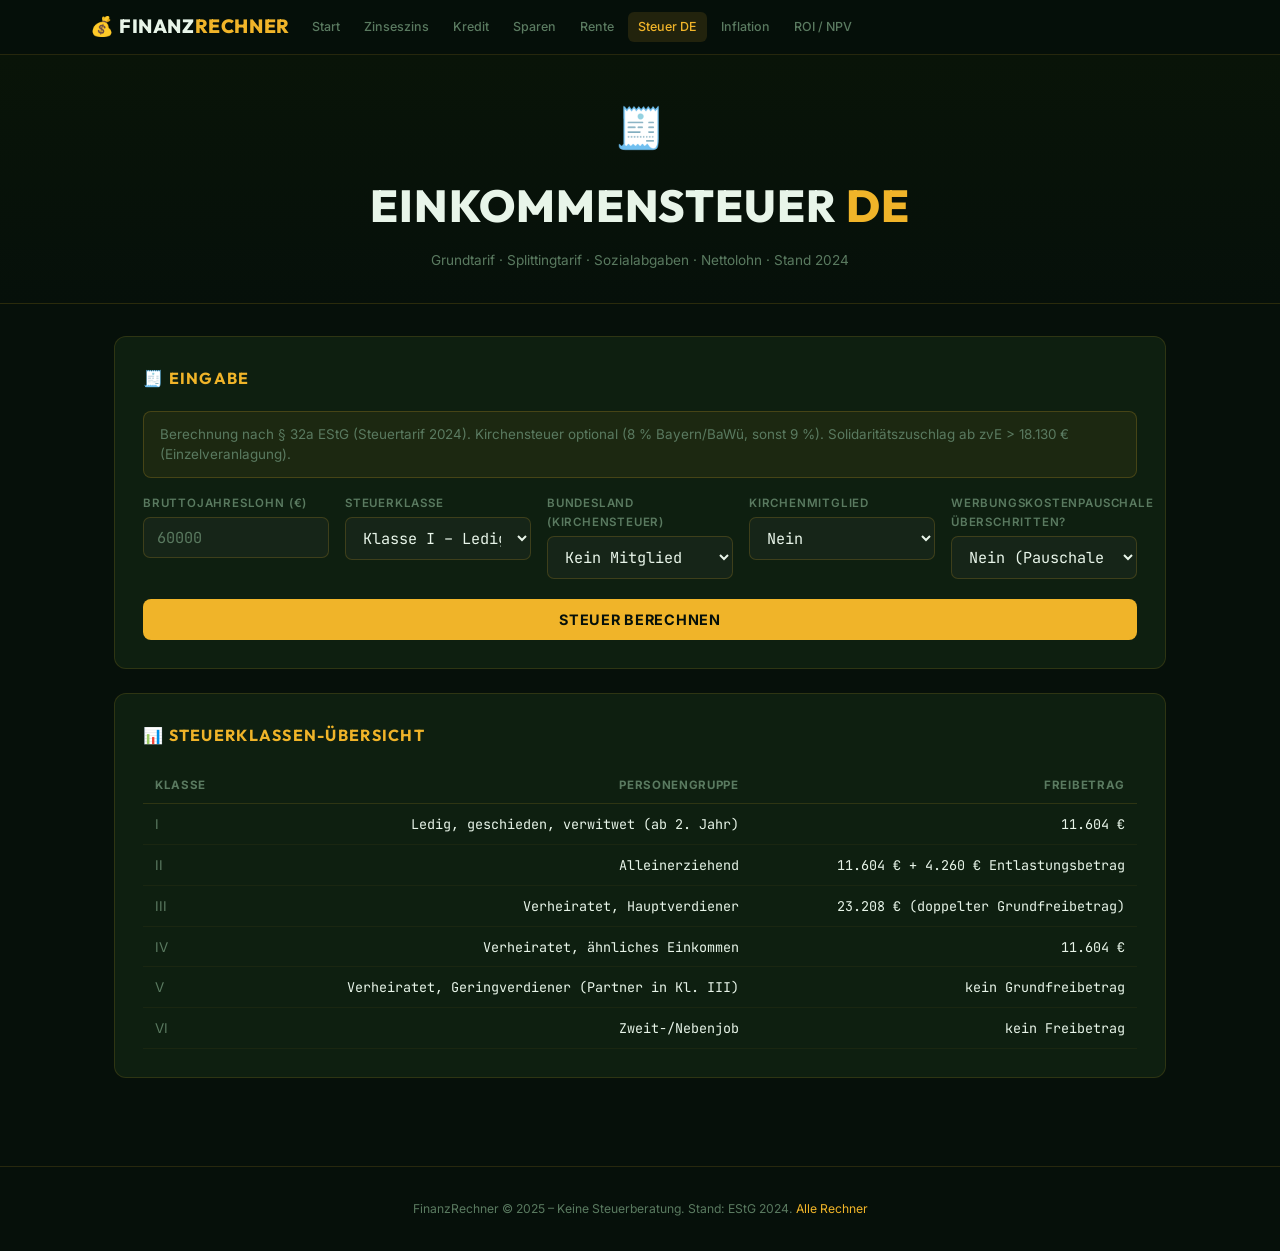
<file: pages/steuer.html>
<!DOCTYPE html>
<html lang="de">
<head>
<meta charset="UTF-8"><meta name="viewport" content="width=device-width, initial-scale=1">
<title>Einkommensteuer DE – FinanzRechner</title>
<link rel="stylesheet" href="../css/style.css">
</head>
<body>
<nav><div class="nav-inner">
  <a href="../index.html" class="nav-brand">💰 <span>FINANZ</span>RECHNER</a>
  <button id="nav-toggle" class="nav-toggle" aria-label="Menü"><svg width="22" height="22" viewBox="0 0 22 22" fill="none" stroke="currentColor" stroke-width="2" stroke-linecap="round"><line x1="2" y1="6" x2="20" y2="6"/><line x1="2" y1="11" x2="20" y2="11"/><line x1="2" y1="16" x2="20" y2="16"/></svg></button>
  <ul class="nav-links" id="nav-links">
    <li><a href="../index.html">Start</a></li><li><a href="zinseszins.html">Zinseszins</a></li><li><a href="kredit.html">Kredit</a></li><li><a href="sparen.html">Sparen</a></li><li><a href="rente.html">Rente</a></li><li><a href="steuer.html">Steuer DE</a></li><li><a href="inflation.html">Inflation</a></li><li><a href="investition.html">ROI / NPV</a></li>
  </ul>
</div></nav>

<div class="page-header"><span class="icon">🧾</span><h1>EINKOMMENSTEUER <em>DE</em></h1><p>Grundtarif · Splittingtarif · Sozialabgaben · Nettolohn · Stand 2024</p></div>

<main>
  <div class="card">
    <h2>🧾 Eingabe</h2>
    <div class="info-box">Berechnung nach § 32a EStG (Steuertarif 2024). Kirchensteuer optional (8 % Bayern/BaWü, sonst 9 %). Solidaritätszuschlag ab zvE > 18.130 € (Einzelveranlagung).</div>
    <div class="form-grid">
      <div class="field"><label>Bruttojahreslohn (€)</label><input type="number" id="brutto" min="0" placeholder="60000" step="100"></div>
      <div class="field">
        <label>Steuerklasse</label>
        <select id="stklasse">
          <option value="1">Klasse I – Ledig / geschieden</option>
          <option value="3">Klasse III – Verheiratet (Hauptverdiener)</option>
          <option value="4">Klasse IV – Verheiratet (gleich)</option>
          <option value="5">Klasse V – Verheiratet (Geringverdiener)</option>
          <option value="6">Klasse VI – Zweitjob</option>
        </select>
      </div>
      <div class="field">
        <label>Bundesland (Kirchensteuer)</label>
        <select id="bundesland">
          <option value="0">Kein Mitglied</option>
          <option value="8">Bayern / Baden-Württemberg (8 %)</option>
          <option value="9">Alle anderen Bundesländer (9 %)</option>
        </select>
      </div>
      <div class="field">
        <label>Kirchenmitglied</label>
        <select id="kirche">
          <option value="0">Nein</option>
          <option value="1">Ja</option>
        </select>
      </div>
      <div class="field"><label>Werbungskostenpauschale überschritten?</label>
        <select id="wk">
          <option value="0">Nein (Pauschale 1.230 € auto.)</option>
          <option value="1">Ja – Betrag eingeben</option>
        </select>
      </div>
      <div class="field" id="wk-field" style="display:none"><label>Eigene Werbungskosten (€)</label><input type="number" id="wk-betrag" placeholder="2000"></div>
    </div>
    <button class="btn" onclick="calcSteuer()">Steuer berechnen</button>

    <div class="result" id="res">
      <div class="result-header">// Steuerberechnung 2024</div>
      <div class="result-body">
        <div class="result-grid">
          <div class="result-stat"><div class="val" id="rs-brutto">–</div><div class="lbl">Bruttolohn / Jahr</div></div>
          <div class="result-stat"><div class="val" id="rs-zve">–</div><div class="lbl">Zu versteuerndes Einkommen</div></div>
          <div class="result-stat"><div class="val neg" id="rs-est">–</div><div class="lbl">Einkommensteuer</div></div>
          <div class="result-stat"><div class="val neg" id="rs-soli">–</div><div class="lbl">Solidaritätszuschlag</div></div>
          <div class="result-stat"><div class="val neg" id="rs-kirche">–</div><div class="lbl">Kirchensteuer</div></div>
          <div class="result-stat"><div class="val neg" id="rs-kv">–</div><div class="lbl">Krankenversicherung</div></div>
          <div class="result-stat"><div class="val neg" id="rs-rv">–</div><div class="lbl">Rentenversicherung</div></div>
          <div class="result-stat"><div class="val neg" id="rs-av">–</div><div class="lbl">Arbeitslosen- + PV</div></div>
        </div>
        <div class="result-grid" style="margin-top:.75rem">
          <div class="result-stat" style="border-color:var(--gold)"><div class="val" style="color:var(--gold);font-size:1.4rem" id="rs-netto">–</div><div class="lbl">Nettolohn / Jahr</div></div>
          <div class="result-stat" style="border-color:var(--gold)"><div class="val" style="color:var(--gold)" id="rs-monat">–</div><div class="lbl">Netto / Monat</div></div>
          <div class="result-stat"><div class="val" id="rs-grenz">–</div><div class="lbl">Grenzsteuersatz</div></div>
          <div class="result-stat"><div class="val" id="rs-durch">–</div><div class="lbl">Durchschn. Steuersatz</div></div>
        </div>
      </div>
    </div>
  </div>

  <div class="card">
    <h2>📊 Steuerklassen-Übersicht</h2>
    <table>
      <thead><tr><th>Klasse</th><th>Personengruppe</th><th>Freibetrag</th></tr></thead>
      <tbody>
        <tr><td>I</td><td>Ledig, geschieden, verwitwet (ab 2. Jahr)</td><td>11.604 €</td></tr>
        <tr><td>II</td><td>Alleinerziehend</td><td>11.604 € + 4.260 € Entlastungsbetrag</td></tr>
        <tr><td>III</td><td>Verheiratet, Hauptverdiener</td><td>23.208 € (doppelter Grundfreibetrag)</td></tr>
        <tr><td>IV</td><td>Verheiratet, ähnliches Einkommen</td><td>11.604 €</td></tr>
        <tr><td>V</td><td>Verheiratet, Geringverdiener (Partner in Kl. III)</td><td>kein Grundfreibetrag</td></tr>
        <tr><td>VI</td><td>Zweit-/Nebenjob</td><td>kein Freibetrag</td></tr>
      </tbody>
    </table>
  </div>
</main>
<footer><p>FinanzRechner © 2025 – Keine Steuerberatung. Stand: EStG 2024. <a href="../index.html">Alle Rechner</a></p></footer>
<script src="../js/nav.js"></script>
<script>
document.getElementById('wk').addEventListener('change',function(){
  document.getElementById('wk-field').style.display=this.value==='1'?'block':'none';
});

// Einkommensteuer nach § 32a EStG 2024
function estGrundfreibetrag(){ return 11604; }

function calcESt(zvE){
  // Tarif 2024 (§ 32a EStG)
  const x=zvE;
  if(x<=11604) return 0;
  if(x<=17005){ const y=(x-11604)/10000; return (922.98*y+1400)*y; }
  if(x<=66760){ const z=(x-17005)/10000; return (181.19*z+2397)*z+1025.38; }
  if(x<=277825) return 0.42*x-10602.13;
  return 0.45*x-18936.88;
}

function calcSteuer(){
  const brutto=parseFloat(document.getElementById('brutto').value)||0;
  const stk=parseInt(document.getElementById('stklasse').value);
  const kircheSatz=parseInt(document.getElementById('bundesland').value)/100 * parseInt(document.getElementById('kirche').value);
  const wkMode=document.getElementById('wk').value;
  const wkBetrag=wkMode==='1'?(parseFloat(document.getElementById('wk-betrag').value)||1230):1230;

  // Werbungskostenpauschale 2024: 1.230 €
  const wk=Math.max(wkBetrag,1230);

  // Grundfreibetrag je nach Steuerklasse
  const grundfb=stk===3?23208:stk===5?0:stk===6?0:11604;

  // Vereinfacht: zvE = Brutto - Werbungskosten - Sonderausgabenpauschale (36 €) - Grundfreibetrag indirekt im Tarif
  let zvE=Math.max(0,brutto-wk-36);

  // Splittingtarif (Kl. III / IV)
  let est;
  if(stk===3){
    est=2*calcESt(zvE/2);
  } else if(stk===5){
    // Kl. V: kein Freibetrag, Progressionsvorbehalt vereinfacht
    est=calcESt(zvE)*1.15;
  } else if(stk===6){
    est=brutto*0.42; // pauschaler Abzug
  } else {
    est=calcESt(zvE);
  }
  est=Math.max(0,est);

  // Soli (ab zvE > 18.130 single / 36.260 splitting)
  const soliGrenze=stk===3?36260:18130;
  let soli=0;
  if(zvE>soliGrenze) soli=Math.min(est*0.055, (est-soliGrenze*0.18)*0.119);
  soli=Math.max(0,soli);

  // Kirchensteuer
  const kirche=est*kircheSatz;

  // Sozialversicherung 2024 (Arbeitnehmeranteil)
  const bbgRV=90600, bbgKV=62100;
  const kv=Math.min(brutto,bbgKV)*0.0795; // 15.9% / 2
  const rv=Math.min(brutto,bbgRV)*0.093;  // 18.6% / 2
  const av=Math.min(brutto,bbgRV)*0.013;  // 2.6% / 2
  const pv=Math.min(brutto,bbgKV)*0.01775; // PV 3.4% / 2 (ohne Kinder +0.6pp)

  const gesAbzug=est+soli+kirche+kv+rv+av+pv;
  const netto=brutto-gesAbzug;

  const grenzSatz=zvE>277825?45:zvE>66760?42:
    zvE>17005?(181.19*2*(zvE-17005)/10000+2397)/10000*100:
    zvE>11604?(922.98*2*(zvE-11604)/10000+1400)/10000*100:0;

  const fmtE=n=>new Intl.NumberFormat('de-DE',{minimumFractionDigits:2,maximumFractionDigits:2}).format(n)+' €';
  document.getElementById('rs-brutto').textContent=fmtE(brutto);
  document.getElementById('rs-zve').textContent=fmtE(zvE);
  document.getElementById('rs-est').textContent=fmtE(est);
  document.getElementById('rs-soli').textContent=fmtE(soli);
  document.getElementById('rs-kirche').textContent=fmtE(kirche);
  document.getElementById('rs-kv').textContent=fmtE(kv);
  document.getElementById('rs-rv').textContent=fmtE(rv);
  document.getElementById('rs-av').textContent=fmtE(av+pv);
  document.getElementById('rs-netto').textContent=fmtE(netto);
  document.getElementById('rs-monat').textContent=fmtE(netto/12);
  document.getElementById('rs-grenz').textContent=grenzSatz.toFixed(1)+' %';
  document.getElementById('rs-durch').textContent=(est/brutto*100).toFixed(1)+' %';
  document.getElementById('res').classList.add('show');
}
</script>
</body></html>
</file>
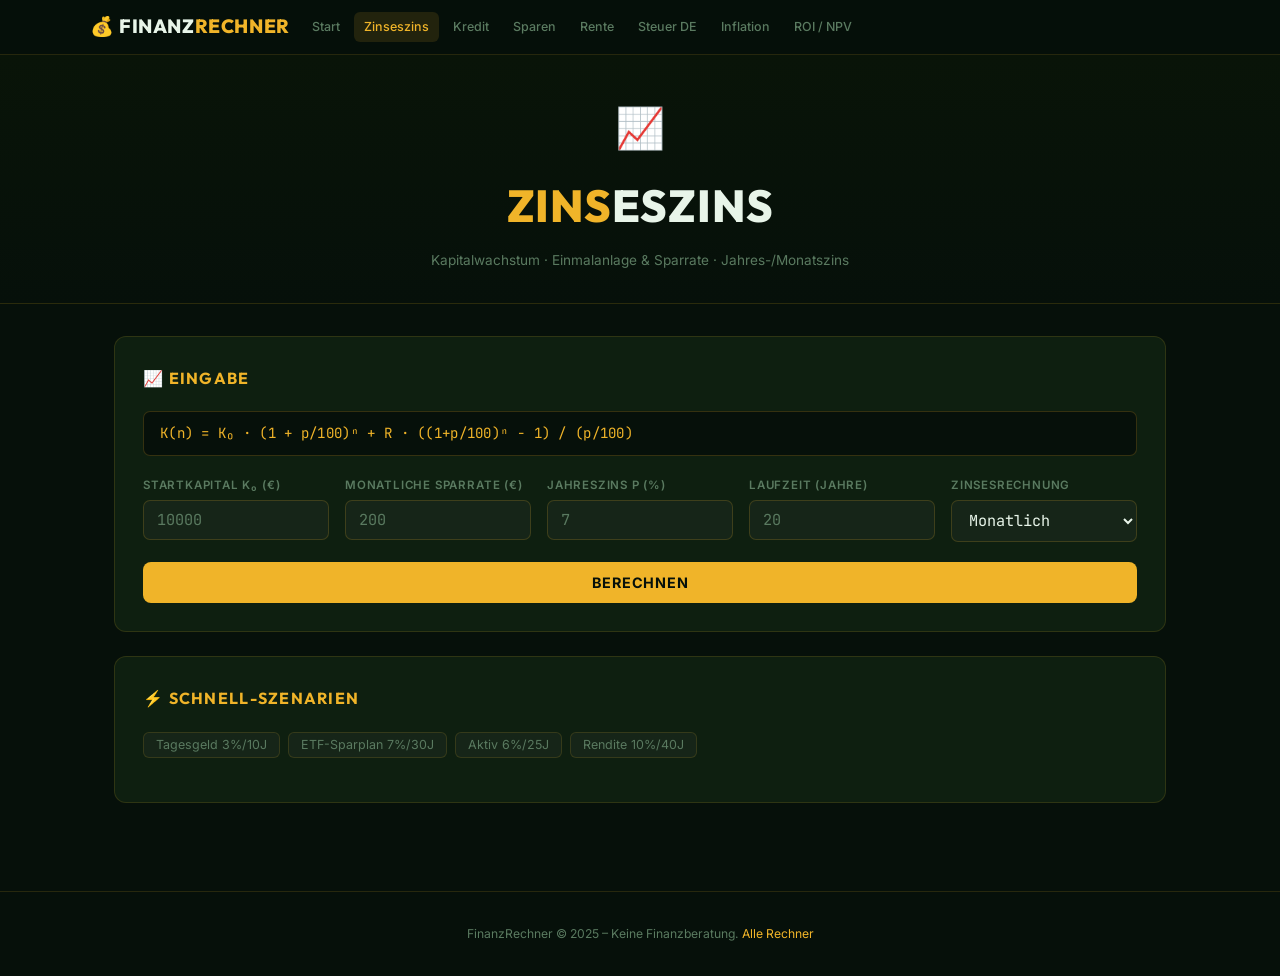
<file: pages/zinseszins.html>
<!DOCTYPE html>
<html lang="de">
<head>
<meta charset="UTF-8"><meta name="viewport" content="width=device-width, initial-scale=1">
<title>Zinseszins – FinanzRechner</title>
<link rel="stylesheet" href="../css/style.css">
</head>
<body>
<nav><div class="nav-inner">
  <a href="../index.html" class="nav-brand">💰 <span>FINANZ</span>RECHNER</a>
  <button id="nav-toggle" class="nav-toggle" aria-label="Menü"><svg width="22" height="22" viewBox="0 0 22 22" fill="none" stroke="currentColor" stroke-width="2" stroke-linecap="round"><line x1="2" y1="6" x2="20" y2="6"/><line x1="2" y1="11" x2="20" y2="11"/><line x1="2" y1="16" x2="20" y2="16"/></svg></button>
  <ul class="nav-links" id="nav-links">
    <li><a href="../index.html">Start</a></li><li><a href="zinseszins.html">Zinseszins</a></li><li><a href="kredit.html">Kredit</a></li><li><a href="sparen.html">Sparen</a></li><li><a href="rente.html">Rente</a></li><li><a href="steuer.html">Steuer DE</a></li><li><a href="inflation.html">Inflation</a></li><li><a href="investition.html">ROI / NPV</a></li>
  </ul>
</div></nav>

<div class="page-header"><span class="icon">📈</span><h1><em>ZINS</em>ESZINS</h1><p>Kapitalwachstum · Einmalanlage & Sparrate · Jahres-/Monatszins</p></div>

<main>
  <div class="card">
    <h2>📈 Eingabe</h2>
    <div class="formula">K(n) = K₀ · (1 + p/100)ⁿ + R · ((1+p/100)ⁿ − 1) / (p/100)</div>
    <div class="form-grid">
      <div class="field"><label>Startkapital K₀ (€)</label><input type="number" id="k0" min="0" placeholder="10000" step="any"></div>
      <div class="field"><label>Monatliche Sparrate (€)</label><input type="number" id="rate" min="0" placeholder="200" step="any"></div>
      <div class="field"><label>Jahreszins p (%)</label><input type="number" id="zins" min="0" max="100" placeholder="7" step="0.01"></div>
      <div class="field"><label>Laufzeit (Jahre)</label><input type="number" id="jahre" min="1" max="100" placeholder="20"></div>
      <div class="field">
        <label>Zinsesrechnung</label>
        <select id="modus">
          <option value="1">Jährlich</option>
          <option value="12" selected>Monatlich</option>
          <option value="4">Quartalsweise</option>
        </select>
      </div>
    </div>
    <button class="btn" onclick="calcZinseszins()">Berechnen</button>

    <div class="result" id="res">
      <div class="result-header">// Ergebnis nach <span id="res-jahre">–</span> Jahren</div>
      <div class="result-body">
        <div class="result-main" id="res-end">–<small> €</small></div>
        <div class="result-label" id="res-lbl"></div>
        <div class="result-grid" style="margin-top:1rem">
          <div class="result-stat"><div class="val" id="res-ein">–</div><div class="lbl">Eingezahlt</div></div>
          <div class="result-stat"><div class="val pos" id="res-zinsen">–</div><div class="lbl">Zinsen</div></div>
          <div class="result-stat"><div class="val" id="res-faktor">–</div><div class="lbl">Wachstumsfaktor</div></div>
        </div>

        <!-- Meilenstein-Tabelle -->
        <div style="margin-top:1.5rem">
          <div style="font-size:.78rem;color:var(--muted);letter-spacing:.07em;text-transform:uppercase;margin-bottom:.5rem">Entwicklung</div>
          <table id="milestones">
            <thead><tr><th>Jahr</th><th>Eingezahlt</th><th>Zinsen</th><th>Gesamtwert</th></tr></thead>
            <tbody id="milestone-body"></tbody>
          </table>
        </div>
      </div>
    </div>
  </div>

  <div class="card">
    <h2>⚡ Schnell-Szenarien</h2>
    <div class="preset-row">
      <button class="preset-btn" onclick="setScenario(10000,0,3,10)">Tagesgeld 3%/10J</button>
      <button class="preset-btn" onclick="setScenario(0,100,7,30)">ETF-Sparplan 7%/30J</button>
      <button class="preset-btn" onclick="setScenario(50000,500,6,25)">Aktiv 6%/25J</button>
      <button class="preset-btn" onclick="setScenario(1000,50,10,40)">Rendite 10%/40J</button>
    </div>
  </div>
</main>
<footer><p>FinanzRechner © 2025 – Keine Finanzberatung. <a href="../index.html">Alle Rechner</a></p></footer>
<script src="../js/nav.js"></script>
<script>
function fmt(n){ return new Intl.NumberFormat('de-DE',{minimumFractionDigits:2,maximumFractionDigits:2}).format(n)+'  €'; }

function calcZinseszins(){
  const K0=parseFloat(document.getElementById('k0').value)||0;
  const rate=parseFloat(document.getElementById('rate').value)||0;
  const p=parseFloat(document.getElementById('zins').value)||0;
  const n=parseInt(document.getElementById('jahre').value)||0;
  const m=parseInt(document.getElementById('modus').value);
  if(n<1) return alert('Laufzeit eingeben');

  const r=p/100/m;
  const N=n*m;
  const endwert=K0*Math.pow(1+r,N) + (r>0 ? rate*(Math.pow(1+r,N)-1)/r : rate*N);
  const eingezahlt=K0+rate*12*n;
  const zinsen=endwert-eingezahlt;

  document.getElementById('res-jahre').textContent=n;
  document.getElementById('res-end').innerHTML=`${fmt(endwert)}<small> €</small>`;
  document.getElementById('res-lbl').textContent=`Startkapital ${fmt(K0)} + Sparraten ${fmt(rate*12*n)} + Zinsen ${fmt(zinsen)}`;
  document.getElementById('res-ein').textContent=fmt(eingezahlt);
  document.getElementById('res-zinsen').textContent=fmt(zinsen);
  document.getElementById('res-faktor').textContent=(endwert/Math.max(eingezahlt,1)).toFixed(2)+'×';

  // Meilensteine
  const years=[1,2,3,5,10,15,20,25,30,40,50].filter(y=>y<=n);
  if(!years.includes(n)) years.push(n);
  years.sort((a,b)=>a-b);
  document.getElementById('milestone-body').innerHTML=years.map(y=>{
    const Ny=y*m;
    const kv=K0*Math.pow(1+r,Ny)+(r>0?rate*(Math.pow(1+r,Ny)-1)/r:rate*Ny);
    const ez=K0+rate*12*y;
    const zn=kv-ez;
    return `<tr${y===n?' class="highlight-row"':''}><td>${y}</td><td>${fmt(ez)}</td><td>${fmt(zn)}</td><td>${fmt(kv)}</td></tr>`;
  }).join('');
  document.getElementById('res').classList.add('show');
}

function setScenario(k0,rate,p,n){
  document.getElementById('k0').value=k0;
  document.getElementById('rate').value=rate;
  document.getElementById('zins').value=p;
  document.getElementById('jahre').value=n;
  calcZinseszins();
}
</script>
</body></html>
</file>
<file: css/style.css>
@import url('https://fonts.googleapis.com/css2?family=Inter:wght@300;400;500;600&family=Outfit:wght@400;700;800&family=JetBrains+Mono:wght@400;600;700&display=swap');

:root {
  --bg:       #06100a;
  --bg2:      #091408;
  --surface:  #0e1f10;
  --surface2: #162518;
  --gold:     #f0b429;
  --gold2:    #d49a1a;
  --gold-g:   rgba(240,180,41,0.12);
  --green:    #4ade80;
  --red:      #f87171;
  --white:    #e8f5e9;
  --muted:    #5a7a60;
  --border:   rgba(240,180,41,0.14);
  --radius:   12px;
  --t:        0.22s ease;
  --mono:     'JetBrains Mono', monospace;
}

*, *::before, *::after { box-sizing: border-box; margin: 0; padding: 0; }
html { scroll-behavior: smooth; }
body {
  background: var(--bg);
  color: var(--white);
  font-family: 'Inter', sans-serif;
  font-size: 15px;
  line-height: 1.65;
  min-height: 100vh;
}

/* ── NAV ── */
nav {
  position: sticky; top: 0; z-index: 100;
  background: rgba(6,16,10,0.97);
  backdrop-filter: blur(12px);
  border-bottom: 1px solid var(--border);
  padding: 0 1.5rem;
}
.nav-inner {
  max-width: 1100px; margin: 0 auto;
  display: flex; align-items: center; height: 54px; gap: .75rem;
}
.nav-brand {
  font-family: 'Outfit', sans-serif;
  font-size: 1.2rem; font-weight: 800;
  color: var(--gold); text-decoration: none;
  letter-spacing: .03em; white-space: nowrap;
}
.nav-brand span { color: var(--white); }
.nav-toggle {
  display: none; background: none; border: none;
  color: var(--white); cursor: pointer; margin-left: auto; padding: .4rem;
}
.nav-links { display: flex; gap: .2rem; list-style: none; flex: 1; flex-wrap: wrap; }
.nav-links a {
  display: block; padding: .3rem .65rem;
  color: var(--muted); text-decoration: none;
  font-size: .78rem; font-weight: 500; border-radius: 6px;
  transition: color var(--t), background var(--t); white-space: nowrap;
}
.nav-links a:hover, .nav-links a.active {
  color: var(--gold); background: var(--gold-g);
}

/* ── PAGE HEADER ── */
.page-header {
  background: linear-gradient(180deg, var(--bg2) 0%, var(--bg) 100%);
  border-bottom: 1px solid var(--border);
  padding: 2.5rem 1.5rem 2rem;
  text-align: center;
}
.page-header .icon { font-size: 2.5rem; display: block; margin-bottom: .5rem; }
.page-header h1 {
  font-family: 'Outfit', sans-serif;
  font-size: clamp(2rem, 5vw, 2.8rem); font-weight: 800;
  color: var(--white); letter-spacing: .02em;
}
.page-header h1 em { font-style: normal; color: var(--gold); }
.page-header p { color: var(--muted); font-size: .85rem; margin-top: .35rem; }

/* ── MAIN ── */
main { max-width: 1100px; margin: 0 auto; padding: 2rem 1.5rem 4rem; }

/* ── CARD ── */
.card {
  background: var(--surface);
  border: 1px solid var(--border);
  border-radius: var(--radius);
  padding: 1.75rem;
  margin-bottom: 1.5rem;
}
.card h2 {
  font-family: 'Outfit', sans-serif;
  font-size: 1rem; font-weight: 700;
  letter-spacing: .08em; text-transform: uppercase;
  color: var(--gold); margin-bottom: 1.25rem;
  display: flex; align-items: center; gap: .5rem;
}
.card h3 {
  font-size: .88rem; font-weight: 600; color: var(--white);
  margin-bottom: .75rem;
}

/* ── FORM ── */
.form-grid {
  display: grid; grid-template-columns: repeat(auto-fit, minmax(180px,1fr));
  gap: 1rem; margin-bottom: 1.25rem;
}
.field { display: flex; flex-direction: column; gap: .3rem; }
label {
  font-size: .72rem; font-weight: 600; color: var(--muted);
  letter-spacing: .07em; text-transform: uppercase;
}
input[type="number"], input[type="text"], select {
  background: var(--surface2);
  border: 1px solid rgba(240,180,41,.18);
  border-radius: 7px; color: var(--white);
  font-family: var(--mono); font-size: .95rem;
  padding: .55rem .8rem; width: 100%;
  transition: border-color var(--t), box-shadow var(--t);
}
input:focus, select:focus {
  outline: none; border-color: var(--gold);
  box-shadow: 0 0 0 3px rgba(240,180,41,.12);
}
input::placeholder { color: var(--muted); }
select option { background: var(--surface2); color: var(--white); }

/* ── BUTTON ── */
.btn {
  display: block; width: 100%;
  background: var(--gold); color: var(--bg);
  border: none; border-radius: 8px; cursor: pointer;
  font-family: 'Inter', sans-serif; font-size: .9rem; font-weight: 700;
  letter-spacing: .05em; padding: .75rem 2rem;
  text-transform: uppercase;
  transition: background var(--t), box-shadow var(--t);
}
.btn:hover { background: var(--gold2); box-shadow: 0 4px 16px rgba(240,180,41,.25); }

/* ── FORMULA BAR ── */
.formula {
  background: var(--bg);
  border: 1px solid rgba(240,180,41,.2);
  border-radius: 7px; padding: .6rem 1rem;
  font-family: var(--mono); font-size: .88rem; color: var(--gold);
  margin-bottom: 1.25rem; letter-spacing: .02em;
}

/* ── RESULT ── */
.result {
  display: none; margin-top: 1.25rem;
  background: var(--bg); border: 1px solid var(--border);
  border-radius: 10px; overflow: hidden;
  animation: fadeIn .2s ease;
}
.result.show { display: block; }
@keyframes fadeIn { from { opacity:0; transform:translateY(4px); } to { opacity:1; transform:none; } }

.result-header {
  background: var(--surface2);
  padding: .6rem 1.25rem;
  font-size: .72rem; letter-spacing: .1em;
  text-transform: uppercase; color: var(--gold);
  border-bottom: 1px solid var(--border);
  font-family: var(--mono);
}
.result-body { padding: 1.25rem; }
.result-main {
  font-family: 'Outfit', sans-serif;
  font-size: 2.5rem; font-weight: 800;
  color: var(--gold); line-height: 1;
}
.result-main small { font-size: .4em; color: var(--muted); font-weight: 400; }
.result-label { color: var(--muted); font-size: .82rem; margin-top: .4rem; }
.result-grid {
  display: grid; grid-template-columns: repeat(auto-fill, minmax(140px,1fr));
  gap: .75rem; margin-top: .5rem;
}
.result-stat {
  background: var(--surface); border: 1px solid var(--border);
  border-radius: 8px; padding: .75rem 1rem;
}
.result-stat .val {
  font-family: var(--mono); font-size: 1.1rem; font-weight: 700;
  color: var(--white);
}
.result-stat .val.pos { color: var(--green); }
.result-stat .val.neg { color: var(--red); }
.result-stat .lbl { font-size: .72rem; color: var(--muted); margin-top: .2rem; }

/* ── INFO BOX ── */
.info-box {
  background: rgba(240,180,41,.06);
  border: 1px solid rgba(240,180,41,.2);
  border-radius: 8px; padding: .75rem 1rem;
  font-size: .84rem; color: var(--muted); line-height: 1.5;
  margin-bottom: 1rem;
}
.info-box strong { color: var(--white); }

/* ── TABS ── */
.radio-tabs {
  display: flex; gap: .35rem; flex-wrap: wrap; margin-bottom: 1.25rem;
}
.radio-tabs input[type="radio"] { display: none; }
.radio-tabs label {
  cursor: pointer; padding: .4rem .9rem;
  border: 1px solid var(--border); border-radius: 6px;
  font-size: .8rem; font-weight: 500; color: var(--muted);
  transition: all var(--t); letter-spacing: 0; text-transform: none;
}
.radio-tabs input:checked + label {
  background: var(--gold-g); border-color: var(--gold); color: var(--gold);
}

/* ── CHART BAR ── */
.bar-chart { display: flex; flex-direction: column; gap: .5rem; margin-top: 1rem; }
.bar-row { display: flex; align-items: center; gap: .75rem; font-size: .82rem; }
.bar-label { width: 130px; color: var(--muted); text-align: right; flex-shrink: 0; }
.bar-track {
  flex: 1; height: 18px; background: var(--surface2);
  border-radius: 100px; overflow: hidden;
}
.bar-fill { height: 100%; border-radius: 100px; transition: width .6s ease; }
.bar-val { width: 90px; font-family: var(--mono); font-size: .82rem; color: var(--white); }

/* ── TABLE ── */
table { width: 100%; border-collapse: collapse; font-size: .85rem; }
thead tr { border-bottom: 1px solid var(--border); }
th { padding: .5rem .75rem; color: var(--muted); font-size: .72rem; text-transform: uppercase; letter-spacing: .06em; text-align: right; }
th:first-child { text-align: left; }
td { padding: .55rem .75rem; border-bottom: 1px solid rgba(240,180,41,.05); text-align: right; font-family: var(--mono); font-size: .84rem; }
td:first-child { text-align: left; color: var(--muted); font-family: 'Inter', sans-serif; }
tr.highlight-row td { color: var(--gold); font-weight: 700; background: rgba(240,180,41,.06); }

/* ── APP GRID (Index) ── */
.app-grid {
  display: grid; grid-template-columns: repeat(auto-fill, minmax(220px,1fr));
  gap: 1rem; margin-top: 1.5rem;
}
.app-card {
  background: var(--surface); border: 1px solid var(--border);
  border-radius: var(--radius); padding: 1.25rem;
  text-decoration: none; display: flex; flex-direction: column; gap: .35rem;
  transition: border-color var(--t), transform var(--t), box-shadow var(--t);
}
.app-card:hover {
  border-color: var(--gold); transform: translateY(-2px);
  box-shadow: 0 6px 24px rgba(240,180,41,.1);
}
.app-card .app-icon { font-size: 1.8rem; }
.app-card .app-name {
  font-family: 'Outfit', sans-serif; font-size: 1.05rem;
  font-weight: 700; color: var(--white);
}
.app-card .app-desc { font-size: .78rem; color: var(--muted); line-height: 1.45; }

/* ── PRESET BUTTONS ── */
.preset-row { display: flex; gap: .5rem; flex-wrap: wrap; margin-bottom: 1rem; }
.preset-btn {
  background: var(--surface2); border: 1px solid var(--border);
  border-radius: 6px; padding: .3rem .75rem;
  font-size: .78rem; color: var(--muted); cursor: pointer;
  transition: all var(--t); font-family: 'Inter', sans-serif;
}
.preset-btn:hover { border-color: var(--gold); color: var(--gold); }

/* ── FOOTER ── */
footer {
  text-align: center; padding: 2rem 1.5rem;
  color: var(--muted); font-size: .76rem;
  border-top: 1px solid var(--border);
}
footer a { color: var(--gold); text-decoration: none; }

/* ── RESPONSIVE ── */
@media (max-width: 768px) {
  .nav-toggle { display: flex; }
  .nav-links {
    display: none; flex-direction: column;
    position: absolute; top: 54px; left: 0; right: 0;
    background: var(--bg); border-bottom: 1px solid var(--border);
    padding: .75rem 1rem; gap: .2rem;
  }
  .nav-links.open { display: flex; }
  main { padding: 1.5rem 1rem 3rem; }
  .card { padding: 1.25rem; }
}
@media (prefers-reduced-motion: reduce) {
  *, *::before, *::after { animation-duration: .01ms !important; transition-duration: .01ms !important; }
}
</file>
